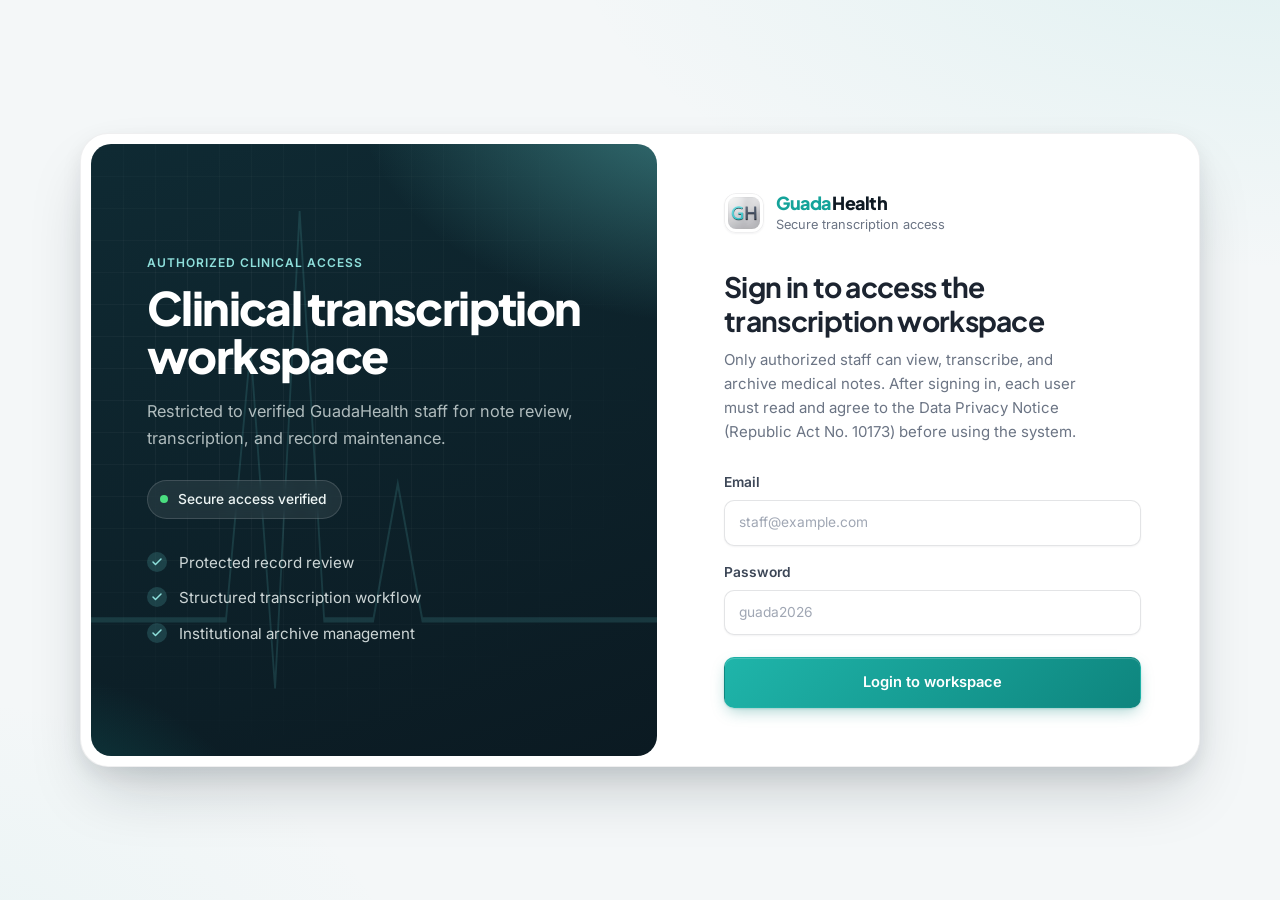
<file: index.html>
<!DOCTYPE html>
<html lang="en">
  <head>
    <meta charset="UTF-8" />
    <meta http-equiv="refresh" content="0; url=login.html" />
    <meta name="viewport" content="width=device-width, initial-scale=1.0" />
    <title>GuadaHealth Transcribe</title>
    <link rel="stylesheet" href="styles.css" />
  </head>
  <body>
    <p class="redirect-note">Redirecting to login...</p>
    <script>
      window.location.replace('login.html');
    </script>
  </body>
</html>
</file>
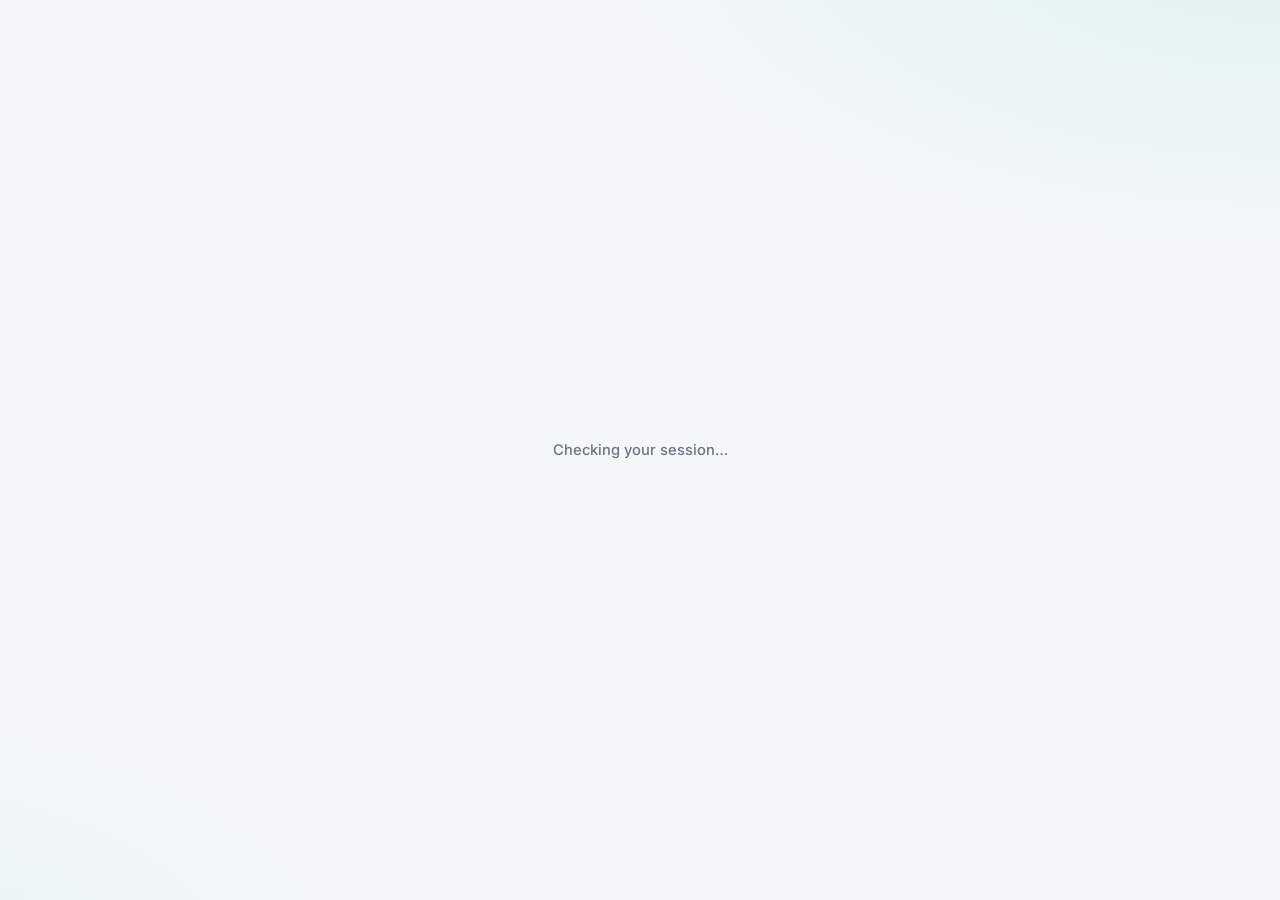
<file: dashboard.html>
<!DOCTYPE html>
<html lang="en">
  <head>
    <meta charset="UTF-8" />
    <meta name="viewport" content="width=device-width, initial-scale=1.0" />
    <title>GuadaHealth Dashboard</title>
    <link rel="preconnect" href="https://fonts.googleapis.com" />
    <link rel="preconnect" href="https://fonts.gstatic.com" crossorigin />
    <link
      href="https://fonts.googleapis.com/css2?family=Inter:wght@400;500;600;700&family=JetBrains+Mono:wght@400;500&family=Plus+Jakarta+Sans:wght@600;700;800&display=swap"
      rel="stylesheet"
    />
    <link rel="stylesheet" href="styles.css" />
  </head>
  <body class="auth-pending">
    <script>
      try {
        if (sessionStorage.getItem('gh-authed')) document.body.classList.remove('auth-pending');
      } catch {}
    </script>
    <div class="app-shell">
      <aside class="sidebar">
        <div class="brand">
          <img class="brand-icon" src="assets/guadahealth-logo.png" alt="GuadaHealth logo" />
          <div>
            <h2><span class="brand-guada">Guada</span><span class="brand-health">Health</span></h2>
            <p>Clinical note workspace</p>
          </div>
        </div>

        <nav class="nav-links nav-links-vertical" aria-label="Primary">
          <a class="nav-btn active" href="dashboard.html" aria-current="page"><svg class="nav-icon" viewBox="0 0 24 24" fill="none" stroke="currentColor" stroke-width="2" stroke-linecap="round" stroke-linejoin="round" aria-hidden="true"><rect x="3" y="3" width="7" height="9" rx="1.5"/><rect x="14" y="3" width="7" height="5" rx="1.5"/><rect x="14" y="12" width="7" height="9" rx="1.5"/><rect x="3" y="16" width="7" height="5" rx="1.5"/></svg>Dashboard</a>
          <a class="nav-btn" href="transcript.html"><svg class="nav-icon" viewBox="0 0 24 24" fill="none" stroke="currentColor" stroke-width="2" stroke-linecap="round" stroke-linejoin="round" aria-hidden="true"><path d="M14 3H7a2 2 0 0 0-2 2v14a2 2 0 0 0 2 2h10a2 2 0 0 0 2-2V8z"/><path d="M14 3v5h5M9 13h6M9 17h4"/></svg>Transcribe</a>
          <a class="nav-btn" href="records.html"><svg class="nav-icon" viewBox="0 0 24 24" fill="none" stroke="currentColor" stroke-width="2" stroke-linecap="round" stroke-linejoin="round" aria-hidden="true"><rect x="3" y="4" width="18" height="5" rx="1.5"/><path d="M5 9v9a2 2 0 0 0 2 2h10a2 2 0 0 0 2-2V9M10 13h4"/></svg>Records</a>
          <a class="nav-btn" href="medicines.html"><svg class="nav-icon" viewBox="0 0 24 24" fill="none" stroke="currentColor" stroke-width="2" stroke-linecap="round" stroke-linejoin="round" aria-hidden="true"><rect x="3" y="9" width="18" height="6" rx="3" transform="rotate(-45 12 12)"/><path d="M8.5 8.5l7 7"/></svg>Medicine Library</a>
        </nav>

        <div class="sidebar-card">
          <button id="logout-btn" class="ghost-btn" type="button"><svg class="nav-icon" viewBox="0 0 24 24" fill="none" stroke="currentColor" stroke-width="2" stroke-linecap="round" stroke-linejoin="round" aria-hidden="true"><path d="M9 21H5a2 2 0 0 1-2-2V5a2 2 0 0 1 2-2h4M16 17l5-5-5-5M21 12H9"/></svg>Sign out</button>
        </div>
      </aside>

      <div class="main-panel">
        <header class="topbar">
          <div>
            <p class="eyebrow">GuadaHealth Institution</p>
          </div>
          <div class="topbar-actions">
            <div id="auth-status" class="status-pill">Not signed in</div>
          </div>
        </header>

        <main class="content">
          <section class="hero-card">
            <div>
              <p class="eyebrow">Today’s workflow</p>
              <h2 id="welcome-title">Welcome to the transcription workspace</h2>
              <p id="welcome-copy">
                Upload handwritten prescriptions, review the extracted fields, and verify them for export.
              </p>
            </div>
            <div class="hero-metrics">
              <div class="metric-card">
                <span id="stat-pending">0</span>
                <small>pending review</small>
              </div>
              <div class="metric-card">
                <span id="stat-verified">0</span>
                <small>verified</small>
              </div>
              <div class="metric-card">
                <span id="stat-today">0</span>
                <small>saved today</small>
              </div>
            </div>
          </section>

          <div class="grid-2">
            <div class="card">
              <div class="card-header">
                <h3>Needs review</h3>
                <p>Oldest prescriptions still waiting for verification.</p>
              </div>
              <ul id="needs-review-list" class="review-list">
                <li class="review-list-empty">Loading...</li>
              </ul>
              <a class="review-list-all" href="records.html?status=pending">View all pending</a>
            </div>

            <div class="card">
              <div class="card-header">
                <h3>Workflow</h3>
                <p>Every prescription is checked by staff before it can be exported.</p>
              </div>
              <ol class="timeline">
                <li>Upload a prescription image.</li>
                <li>Generate the transcription.</li>
                <li>Review the extracted medicines and dosage against the image.</li>
                <li>Verify the record.</li>
                <li>Export verified records to Excel or CSV.</li>
              </ol>
            </div>
          </div>
        </main>
      </div>
    </div>

    <div id="toast" class="toast" aria-live="polite"></div>
    <script>
      window.setTimeout(() => {
        if (document.body.classList.contains('auth-pending')) {
          window.location.replace('login.html');
        }
      }, 10000);
    </script>
    <script type="module" src="js/pages/dashboard-page.js"></script>
  </body>
</html>
</file>
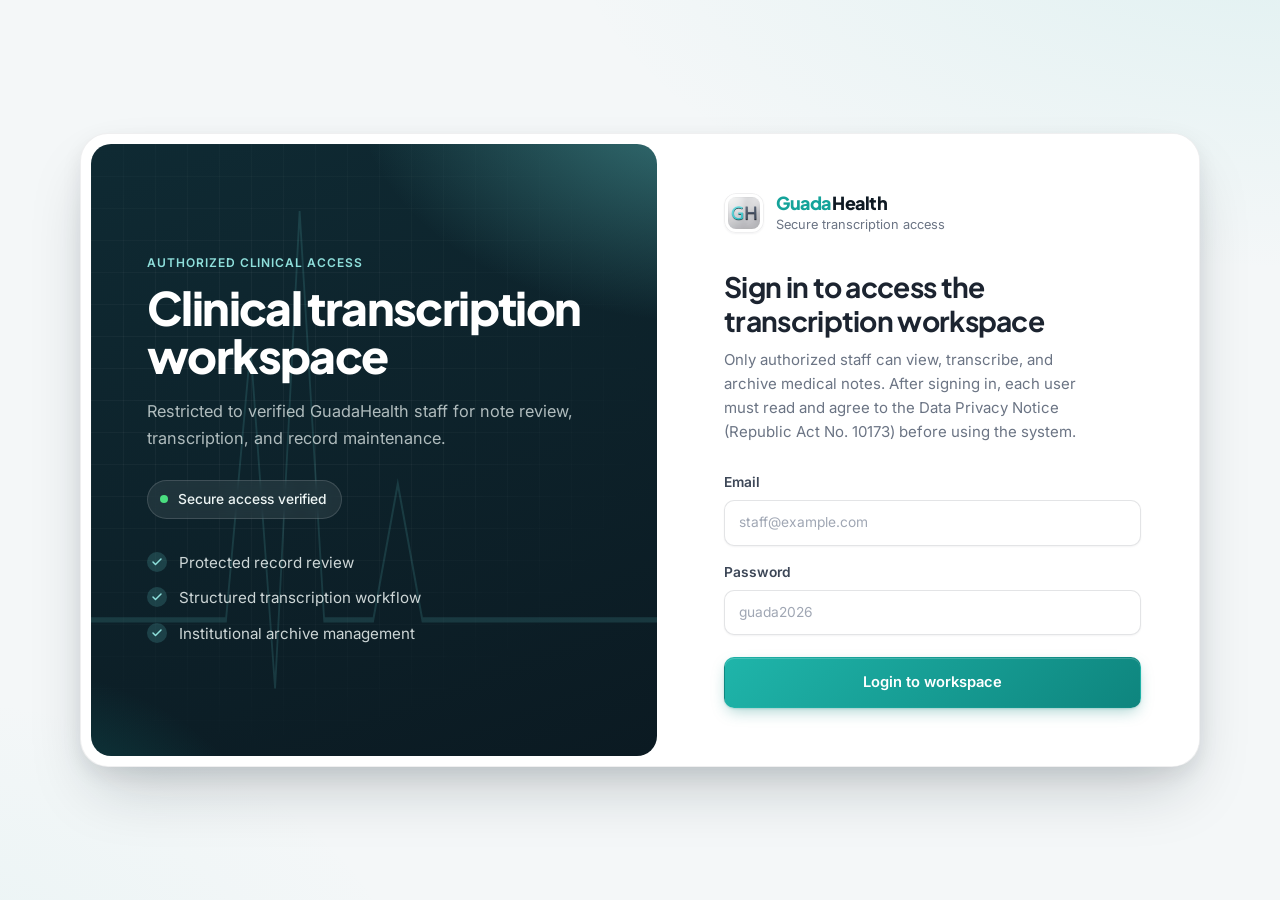
<file: login.html>
<!DOCTYPE html>
<html lang="en">
  <head>
    <meta charset="UTF-8" />
    <meta name="viewport" content="width=device-width, initial-scale=1.0" />
    <title>GuadaHealth Login</title>
    <link rel="preconnect" href="https://fonts.googleapis.com" />
    <link rel="preconnect" href="https://fonts.gstatic.com" crossorigin />
    <link
      href="https://fonts.googleapis.com/css2?family=Inter:wght@400;500;600;700&family=JetBrains+Mono:wght@400;500&family=Plus+Jakarta+Sans:wght@600;700;800&display=swap"
      rel="stylesheet"
    />
    <link rel="stylesheet" href="styles.css" />
  </head>
  <body>
    <div class="auth-screen">
      <div class="landing-layout">
        <section class="hero-panel">
          <div class="eyebrow">Authorized clinical access</div>
          <h1>Clinical transcription workspace</h1>
          <p class="hero-copy">
            Restricted to verified GuadaHealth staff for note review, transcription, and record maintenance.
          </p>

          <div class="portal-status">
            <span class="status-dot"></span>
            Secure access verified
          </div>

          <ul class="portal-list">
            <li>Protected record review</li>
            <li>Structured transcription workflow</li>
            <li>Institutional archive management</li>
          </ul>
        </section>

        <div class="auth-card">
          <div class="brand">
            <img class="brand-icon" src="assets/guadahealth-logo.png" alt="GuadaHealth logo" />
            <div>
              <h2><span class="brand-guada">Guada</span><span class="brand-health">Health</span></h2>
              <p>Secure transcription access</p>
            </div>
          </div>
          <h2 class="signin-title">Sign in to access the transcription workspace</h2>
          <p class="auth-copy">Only authorized staff can view, transcribe, and archive medical notes. After signing in, each user must read and agree to the Data Privacy Notice (Republic Act No. 10173) before using the system.</p>
          <form id="login-form" class="stacked-form">
            <label>
              Email
              <input id="username" name="username" type="email" placeholder="staff@example.com" required />
            </label>
            <label>
              Password
              <input id="password" name="password" type="password" placeholder="guada2026" required />
            </label>
            <button type="submit">Login to workspace</button>
          </form>
        </div>
      </div>
    </div>

    <div id="toast" class="toast" aria-live="polite"></div>
    <script type="module" src="js/pages/login-page.js"></script>
  </body>
</html>
</file>
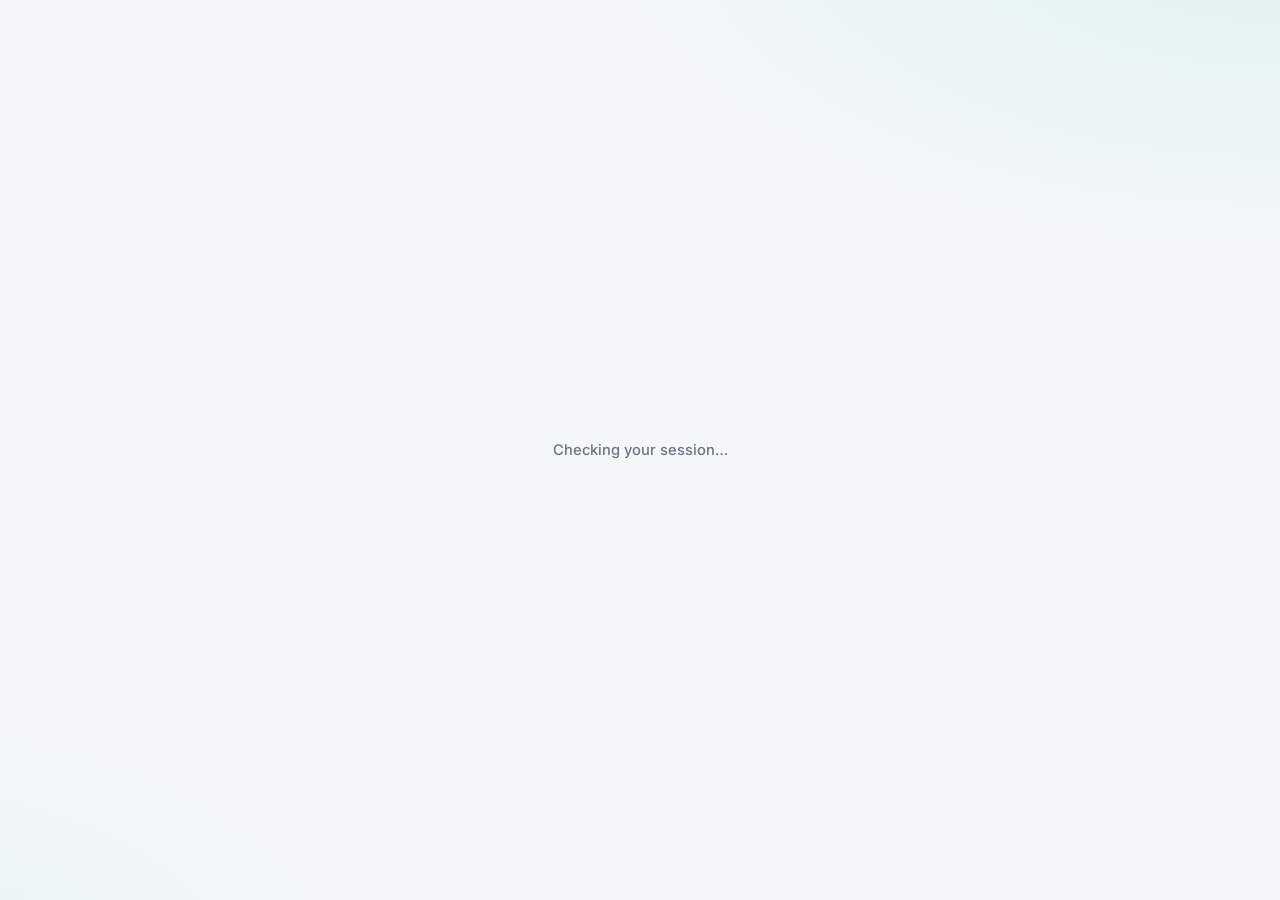
<file: medicines.html>
<!DOCTYPE html>
<html lang="en">
  <head>
    <meta charset="UTF-8" />
    <meta name="viewport" content="width=device-width, initial-scale=1.0" />
    <title>GuadaHealth Medicine Library</title>
    <link rel="preconnect" href="https://fonts.googleapis.com" />
    <link rel="preconnect" href="https://fonts.gstatic.com" crossorigin />
    <link
      href="https://fonts.googleapis.com/css2?family=Inter:wght@400;500;600;700&family=JetBrains+Mono:wght@400;500&family=Plus+Jakarta+Sans:wght@600;700;800&display=swap"
      rel="stylesheet"
    />
    <link rel="stylesheet" href="styles.css" />
  </head>
  <body class="auth-pending">
    <script>
      try {
        if (sessionStorage.getItem('gh-authed')) document.body.classList.remove('auth-pending');
      } catch {}
    </script>
    <div class="app-shell">
      <aside class="sidebar">
        <div class="brand">
          <img class="brand-icon" src="assets/guadahealth-logo.png" alt="GuadaHealth logo" />
          <div>
            <h2><span class="brand-guada">Guada</span><span class="brand-health">Health</span></h2>
            <p>Clinical note workspace</p>
          </div>
        </div>

        <nav class="nav-links nav-links-vertical" aria-label="Primary">
          <a class="nav-btn" href="dashboard.html"><svg class="nav-icon" viewBox="0 0 24 24" fill="none" stroke="currentColor" stroke-width="2" stroke-linecap="round" stroke-linejoin="round" aria-hidden="true"><rect x="3" y="3" width="7" height="9" rx="1.5"/><rect x="14" y="3" width="7" height="5" rx="1.5"/><rect x="14" y="12" width="7" height="9" rx="1.5"/><rect x="3" y="16" width="7" height="5" rx="1.5"/></svg>Dashboard</a>
          <a class="nav-btn" href="transcript.html"><svg class="nav-icon" viewBox="0 0 24 24" fill="none" stroke="currentColor" stroke-width="2" stroke-linecap="round" stroke-linejoin="round" aria-hidden="true"><path d="M14 3H7a2 2 0 0 0-2 2v14a2 2 0 0 0 2 2h10a2 2 0 0 0 2-2V8z"/><path d="M14 3v5h5M9 13h6M9 17h4"/></svg>Transcribe</a>
          <a class="nav-btn" href="records.html"><svg class="nav-icon" viewBox="0 0 24 24" fill="none" stroke="currentColor" stroke-width="2" stroke-linecap="round" stroke-linejoin="round" aria-hidden="true"><rect x="3" y="4" width="18" height="5" rx="1.5"/><path d="M5 9v9a2 2 0 0 0 2 2h10a2 2 0 0 0 2-2V9M10 13h4"/></svg>Records</a>
          <a class="nav-btn active" href="medicines.html" aria-current="page"><svg class="nav-icon" viewBox="0 0 24 24" fill="none" stroke="currentColor" stroke-width="2" stroke-linecap="round" stroke-linejoin="round" aria-hidden="true"><rect x="3" y="9" width="18" height="6" rx="3" transform="rotate(-45 12 12)"/><path d="M8.5 8.5l7 7"/></svg>Medicine Library</a>
        </nav>

        <div class="sidebar-card">
          <button id="logout-btn" class="ghost-btn" type="button"><svg class="nav-icon" viewBox="0 0 24 24" fill="none" stroke="currentColor" stroke-width="2" stroke-linecap="round" stroke-linejoin="round" aria-hidden="true"><path d="M9 21H5a2 2 0 0 1-2-2V5a2 2 0 0 1 2-2h4M16 17l5-5-5-5M21 12H9"/></svg>Sign out</button>
        </div>
      </aside>

      <div class="main-panel">
        <header class="topbar">
          <div>
            <p class="eyebrow">GuadaHealth Institution</p>
          </div>
          <div class="topbar-actions">
            <div id="auth-status" class="status-pill">Checking session...</div>
          </div>
        </header>

        <main class="content">
          <section class="card">
            <div class="card-header">
              <h2>Medicine library</h2>
              <p>
                The medicine names used to check and correct medicine names read from prescriptions.
                <span id="medicine-count"></span>
              </p>
            </div>
            <div class="toolbar">
              <input id="medicine-search" type="search" placeholder="Search by medicine, brand, or generic name..." />
              <select id="medicine-source-filter" aria-label="Filter by source">
                <option value="all">All sources</option>
                <option value="pnf">PNF Essential Medicines List</option>
                <option value="brand">Brand names</option>
                <option value="other">Other common medicines</option>
              </select>
            </div>
            <div class="table-wrap">
              <table class="medicine-table">
                <thead>
                  <tr>
                    <th>Medicine</th>
                    <th>Type</th>
                    <th>Generic name</th>
                    <th>Source</th>
                  </tr>
                </thead>
                <tbody id="medicine-table-body">
                  <tr class="loading-row">
                    <td colspan="4"><span class="loading-spinner" aria-hidden="true"></span>Loading medicines...</td>
                  </tr>
                </tbody>
              </table>
            </div>
            <nav id="medicine-pager" class="pager" aria-label="Medicine library pages" hidden></nav>
            <p class="medicine-sources">
              Sources: Department of Health, Philippine National Formulary (PNF) Essential Medicines List, 8th edition
              (as of November 2, 2022); "Selected Common OTC and Rx Drugs", Health Science: Pharmacy Services Work
              Immersion, Centro Escolar Integrated School.
            </p>
          </section>
        </main>
      </div>
    </div>

    <div id="toast" class="toast" aria-live="polite"></div>
    <script>
      window.setTimeout(() => {
        if (document.body.classList.contains('auth-pending')) {
          window.location.replace('login.html');
        }
      }, 10000);
    </script>
    <script type="module" src="js/pages/medicines-page.js"></script>
  </body>
</html>
</file>
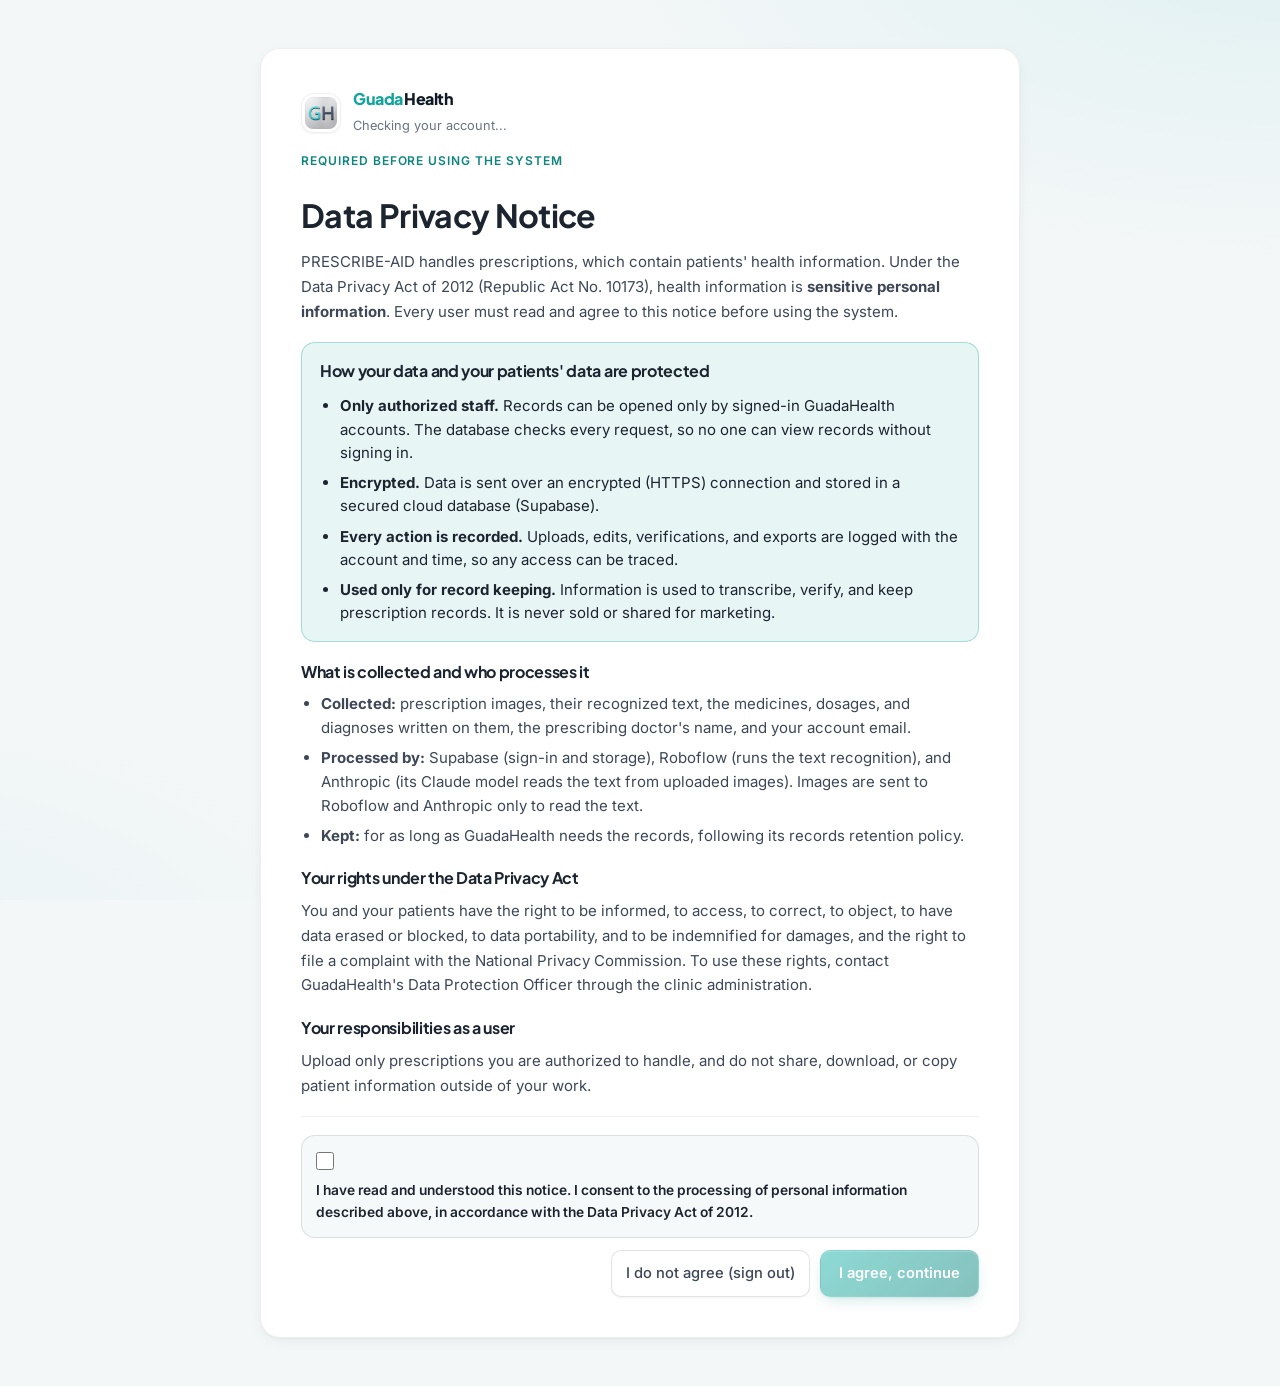
<file: privacy.html>
<!DOCTYPE html>
<html lang="en">
  <head>
    <meta charset="UTF-8" />
    <meta name="viewport" content="width=device-width, initial-scale=1.0" />
    <title>GuadaHealth Data Privacy Notice</title>
    <link rel="preconnect" href="https://fonts.googleapis.com" />
    <link rel="preconnect" href="https://fonts.gstatic.com" crossorigin />
    <link
      href="https://fonts.googleapis.com/css2?family=Inter:wght@400;500;600;700&family=JetBrains+Mono:wght@400;500&family=Plus+Jakarta+Sans:wght@600;700;800&display=swap"
      rel="stylesheet"
    />
    <link rel="stylesheet" href="styles.css" />
  </head>
  <body class="auth-pending">
    <main class="privacy-page">
      <article class="privacy-card" aria-labelledby="privacy-title">
        <header class="privacy-card-header">
          <div class="brand">
            <img class="brand-icon" src="assets/guadahealth-logo.png" alt="GuadaHealth logo" />
            <div>
              <h2><span class="brand-guada">Guada</span><span class="brand-health">Health</span></h2>
              <p id="privacy-signed-in">Checking your account...</p>
            </div>
          </div>
          <p class="eyebrow">Required before using the system</p>
          <h1 id="privacy-title">Data Privacy Notice</h1>
          <p class="privacy-lead">
            PRESCRIBE-AID handles prescriptions, which contain patients' health information. Under the Data Privacy
            Act of 2012 (Republic Act No. 10173), health information is <strong>sensitive personal information</strong>.
            Every user must read and agree to this notice before using the system.
          </p>
        </header>

        <section class="privacy-assurance">
          <h2>How your data and your patients' data are protected</h2>
          <ul>
            <li><b>Only authorized staff.</b> Records can be opened only by signed-in GuadaHealth accounts. The database checks every request, so no one can view records without signing in.</li>
            <li><b>Encrypted.</b> Data is sent over an encrypted (HTTPS) connection and stored in a secured cloud database (Supabase).</li>
            <li><b>Every action is recorded.</b> Uploads, edits, verifications, and exports are logged with the account and time, so any access can be traced.</li>
            <li><b>Used only for record keeping.</b> Information is used to transcribe, verify, and keep prescription records. It is never sold or shared for marketing.</li>
          </ul>
        </section>

        <section class="privacy-section">
          <h2>What is collected and who processes it</h2>
          <ul>
            <li><b>Collected:</b> prescription images, their recognized text, the medicines, dosages, and diagnoses written on them, the prescribing doctor's name, and your account email.</li>
            <li><b>Processed by:</b> Supabase (sign-in and storage), Roboflow (runs the text recognition), and Anthropic (its Claude model reads the text from uploaded images). Images are sent to Roboflow and Anthropic only to read the text.</li>
            <li><b>Kept:</b> for as long as GuadaHealth needs the records, following its records retention policy.</li>
          </ul>
        </section>

        <section class="privacy-section">
          <h2>Your rights under the Data Privacy Act</h2>
          <p>
            You and your patients have the right to be informed, to access, to correct, to object, to have data erased
            or blocked, to data portability, and to be indemnified for damages, and the right to file a complaint with
            the National Privacy Commission. To use these rights, contact <span id="privacy-dpo-contact">GuadaHealth's
            Data Protection Officer through the clinic administration</span>.
          </p>
        </section>

        <section class="privacy-section">
          <h2>Your responsibilities as a user</h2>
          <p>
            Upload only prescriptions you are authorized to handle, and do not share, download, or copy patient
            information outside of your work.
          </p>
        </section>

        <form id="privacy-form" class="privacy-agreement">
          <label class="privacy-consent-check">
            <input id="privacy-consent-checkbox" type="checkbox" required />
            <span>I have read and understood this notice. I consent to the processing of personal information described above, in accordance with the Data Privacy Act of 2012.</span>
          </label>
          <p id="privacy-declined" class="privacy-consent-declined" role="alert" hidden>
            You cannot use PRESCRIBE-AID without agreeing. You have been signed out.
          </p>
          <div class="privacy-actions">
            <button id="privacy-decline" class="ghost-btn" type="button">I do not agree (sign out)</button>
            <button id="privacy-accept" type="submit" disabled>I agree, continue</button>
          </div>
        </form>
      </article>
    </main>

    <div id="toast" class="toast" aria-live="polite"></div>
    <script>
      window.setTimeout(() => {
        if (document.body.classList.contains('auth-pending')) {
          window.location.replace('login.html');
        }
      }, 10000);
    </script>
    <script type="module" src="js/pages/privacy-page.js"></script>
  </body>
</html>
</file>
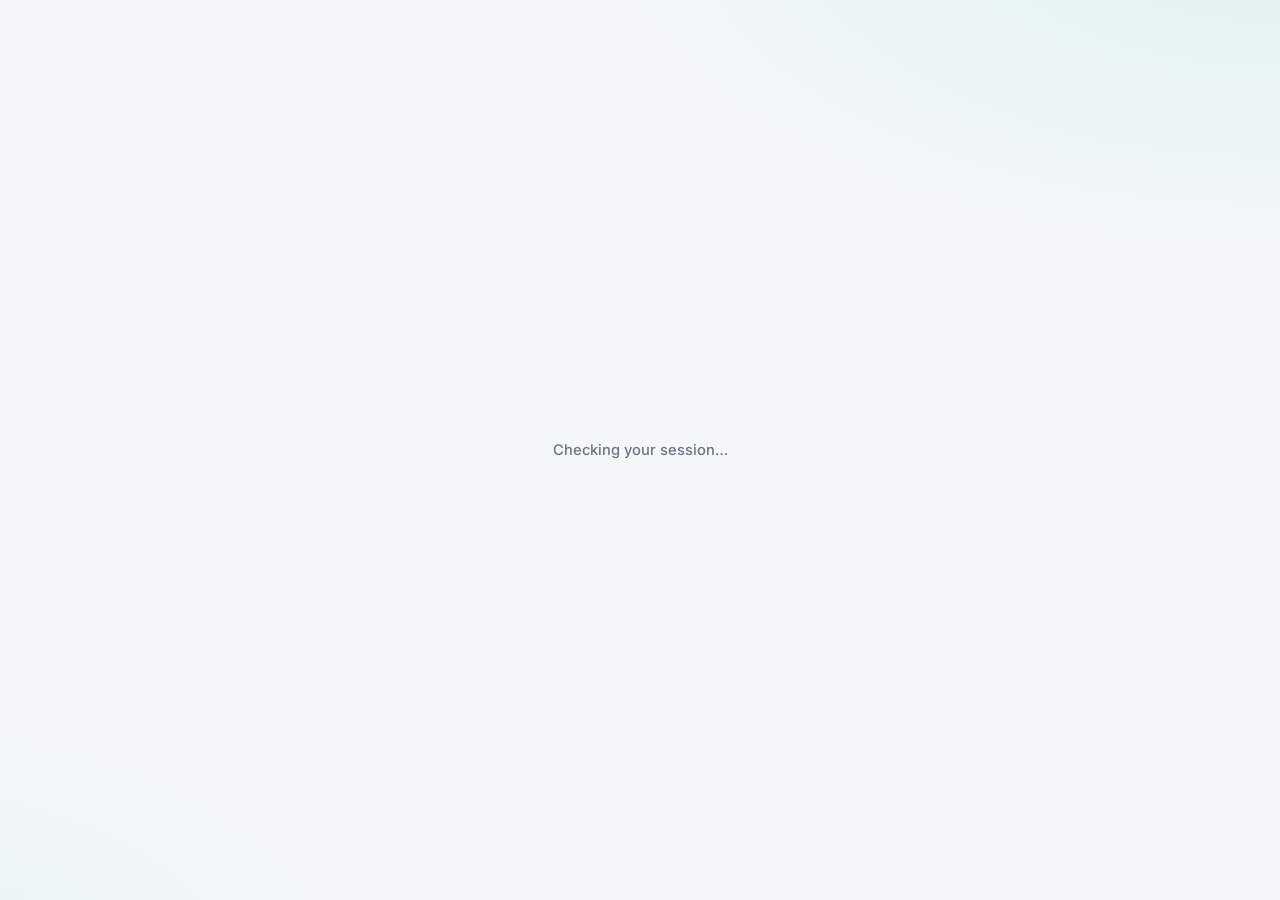
<file: records.html>
<!DOCTYPE html>
<html lang="en">
  <head>
    <meta charset="UTF-8" />
    <meta name="viewport" content="width=device-width, initial-scale=1.0" />
    <title>GuadaHealth Records</title>
    <link rel="preconnect" href="https://fonts.googleapis.com" />
    <link rel="preconnect" href="https://fonts.gstatic.com" crossorigin />
    <link
      href="https://fonts.googleapis.com/css2?family=Inter:wght@400;500;600;700&family=JetBrains+Mono:wght@400;500&family=Plus+Jakarta+Sans:wght@600;700;800&display=swap"
      rel="stylesheet"
    />
    <link rel="stylesheet" href="styles.css" />
  </head>
  <body class="auth-pending">
    <script>
      try {
        if (sessionStorage.getItem('gh-authed')) document.body.classList.remove('auth-pending');
      } catch {}
    </script>
    <div class="app-shell">
      <aside class="sidebar">
        <div class="brand">
          <img class="brand-icon" src="assets/guadahealth-logo.png" alt="GuadaHealth logo" />
          <div>
            <h2><span class="brand-guada">Guada</span><span class="brand-health">Health</span></h2>
            <p>Clinical note workspace</p>
          </div>
        </div>

        <nav class="nav-links nav-links-vertical" aria-label="Primary">
          <a class="nav-btn" href="dashboard.html"><svg class="nav-icon" viewBox="0 0 24 24" fill="none" stroke="currentColor" stroke-width="2" stroke-linecap="round" stroke-linejoin="round" aria-hidden="true"><rect x="3" y="3" width="7" height="9" rx="1.5"/><rect x="14" y="3" width="7" height="5" rx="1.5"/><rect x="14" y="12" width="7" height="9" rx="1.5"/><rect x="3" y="16" width="7" height="5" rx="1.5"/></svg>Dashboard</a>
          <a class="nav-btn" href="transcript.html"><svg class="nav-icon" viewBox="0 0 24 24" fill="none" stroke="currentColor" stroke-width="2" stroke-linecap="round" stroke-linejoin="round" aria-hidden="true"><path d="M14 3H7a2 2 0 0 0-2 2v14a2 2 0 0 0 2 2h10a2 2 0 0 0 2-2V8z"/><path d="M14 3v5h5M9 13h6M9 17h4"/></svg>Transcribe</a>
          <a class="nav-btn active" href="records.html" aria-current="page"><svg class="nav-icon" viewBox="0 0 24 24" fill="none" stroke="currentColor" stroke-width="2" stroke-linecap="round" stroke-linejoin="round" aria-hidden="true"><rect x="3" y="4" width="18" height="5" rx="1.5"/><path d="M5 9v9a2 2 0 0 0 2 2h10a2 2 0 0 0 2-2V9M10 13h4"/></svg>Records</a>
          <a class="nav-btn" href="medicines.html"><svg class="nav-icon" viewBox="0 0 24 24" fill="none" stroke="currentColor" stroke-width="2" stroke-linecap="round" stroke-linejoin="round" aria-hidden="true"><rect x="3" y="9" width="18" height="6" rx="3" transform="rotate(-45 12 12)"/><path d="M8.5 8.5l7 7"/></svg>Medicine Library</a>
        </nav>

        <div class="sidebar-card">
          <button id="logout-btn" class="ghost-btn" type="button"><svg class="nav-icon" viewBox="0 0 24 24" fill="none" stroke="currentColor" stroke-width="2" stroke-linecap="round" stroke-linejoin="round" aria-hidden="true"><path d="M9 21H5a2 2 0 0 1-2-2V5a2 2 0 0 1 2-2h4M16 17l5-5-5-5M21 12H9"/></svg>Sign out</button>
        </div>
      </aside>

      <div class="main-panel">
        <header class="topbar">
          <div>
            <p class="eyebrow">GuadaHealth Institution</p>
          </div>
          <div class="topbar-actions">
            <div id="auth-status" class="status-pill">Checking session...</div>
          </div>
        </header>

        <main class="content">
          <section class="card">
            <div class="card-header">
              <h2>Saved note records</h2>
              <p>Review, search, and update transcribed entries stored for the institution.</p>
            </div>
            <div class="toolbar">
              <input id="search-input" type="search" placeholder="Search by doctor..." />
              <select id="status-filter" aria-label="Filter by status">
                <option value="all">All statuses</option>
                <option value="Pending review">Pending review</option>
                <option value="Reviewed">Reviewed</option>
              </select>
              <button id="export-records-button" type="button" class="secondary-btn">Export verified (Excel)</button>
              <button id="export-csv-button" type="button" class="ghost-btn">Plain CSV</button>
            </div>
            <div class="table-wrap">
              <table>
                <thead>
                  <tr>
                    <th>Doctor</th>
                    <th>Status</th>
                    <th>Saved</th>
                    <th>Action</th>
                  </tr>
                </thead>
                <tbody id="records-table-body">
                  <tr class="loading-row">
                    <td colspan="4"><span class="loading-spinner" aria-hidden="true"></span>Loading records...</td>
                  </tr>
                </tbody>
              </table>
            </div>
            <nav id="records-pager" class="pager" aria-label="Records pages" hidden></nav>
          </section>
        </main>
      </div>
    </div>

    <div id="toast" class="toast" aria-live="polite"></div>
    <div id="record-modal" class="modal hidden" aria-hidden="true">
      <div class="modal-backdrop" data-close-modal></div>
      <div class="modal-panel" role="dialog" aria-modal="true" aria-labelledby="record-modal-title">
        <div class="modal-header">
          <div>
            <p class="eyebrow">Saved record</p>
            <h2 id="record-modal-title">Edit transcription</h2>
          </div>
          <button id="record-modal-close" class="ghost-btn modal-close-btn" type="button" aria-label="Close editor">Close</button>
        </div>
        <div class="modal-meta">
          <div>
            <span class="modal-label">Prescribing doctor</span>
            <input id="record-modal-source" type="text" placeholder="N/A" />
          </div>
          <div>
            <span class="modal-label">Saved</span>
            <strong id="record-modal-saved-at"></strong>
          </div>
        </div>
        <div class="record-image-section">
          <span class="modal-label">Uploaded prescription <small class="image-enlarge-note">Click the image to view it full size.</small></span>
          <div class="record-image-preview">
            <span id="record-modal-image-placeholder">Image unavailable for this record.</span>
            <img id="record-modal-image" alt="Uploaded prescription" tabindex="0" role="button" title="View full size" hidden />
          </div>
        </div>
        <label class="modal-field">
          Transcription text
          <textarea id="record-modal-transcription" rows="8"></textarea>
        </label>
        <div class="extracted-fields">
          <div class="extracted-fields-header">
            <span class="modal-label">Extracted fields (check against the image)</span>
            <button id="record-modal-reextract" class="ghost-btn" type="button">Re-extract from text</button>
          </div>
          <label class="modal-field">
            Diagnosis / stated purpose
            <input id="record-modal-diagnosis" type="text" placeholder="Only if written on the prescription" />
          </label>
          <label class="no-medicine-option">
            <input id="record-modal-no-medicine" type="checkbox" />
            <span>No medicine on this prescription <small>(e.g. a medical certificate or laboratory request)</small></span>
          </label>
          <div id="record-modal-items-section">
            <table class="items-table">
              <thead>
                <tr><th>Medicine</th><th>Dosage / instructions</th><th></th></tr>
              </thead>
              <tbody id="record-modal-items"></tbody>
            </table>
            <button id="record-modal-add-item" class="ghost-btn" type="button">Add medicine</button>
          </div>
          <datalist id="medicine-library"></datalist>
        </div>
        <div class="modal-actions">
          <button id="record-modal-save" class="secondary-btn" type="button">Save draft</button>
          <button id="record-modal-verify" type="button">Verify &amp; save</button>
        </div>
      </div>
    </div>

    <script>
      window.setTimeout(() => {
        if (document.body.classList.contains('auth-pending')) {
          window.location.replace('login.html');
        }
      }, 10000);
    </script>
    <script type="module" src="js/pages/records-page.js"></script>
  </body>
</html>
</file>
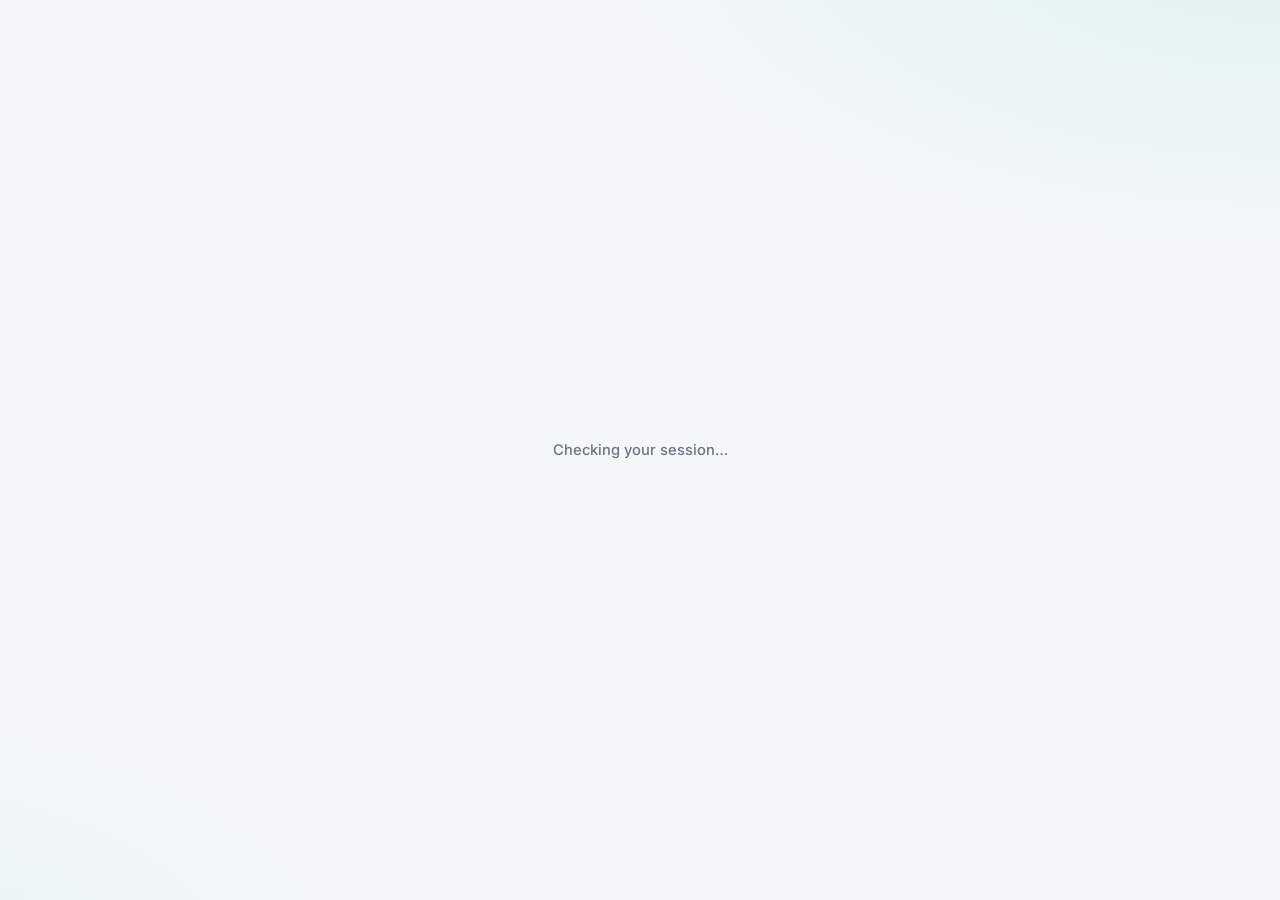
<file: transcript.html>
<!DOCTYPE html>
<html lang="en">
  <head>
    <meta charset="UTF-8" />
    <meta name="viewport" content="width=device-width, initial-scale=1.0" />
    <title>GuadaHealth Transcribe</title>
    <link rel="preconnect" href="https://fonts.googleapis.com" />
    <link rel="preconnect" href="https://fonts.gstatic.com" crossorigin />
    <link
      href="https://fonts.googleapis.com/css2?family=Inter:wght@400;500;600;700&family=JetBrains+Mono:wght@400;500&family=Plus+Jakarta+Sans:wght@600;700;800&display=swap"
      rel="stylesheet"
    />
    <link rel="stylesheet" href="styles.css" />
  </head>
  <body class="auth-pending">
    <script>
      try {
        if (sessionStorage.getItem('gh-authed')) document.body.classList.remove('auth-pending');
      } catch {}
    </script>
    <div class="app-shell">
      <aside class="sidebar">
        <div class="brand">
          <img class="brand-icon" src="assets/guadahealth-logo.png" alt="GuadaHealth logo" />
          <div>
            <h2><span class="brand-guada">Guada</span><span class="brand-health">Health</span></h2>
            <p>Clinical note workspace</p>
          </div>
        </div>

        <nav class="nav-links nav-links-vertical" aria-label="Primary">
          <a class="nav-btn" href="dashboard.html"><svg class="nav-icon" viewBox="0 0 24 24" fill="none" stroke="currentColor" stroke-width="2" stroke-linecap="round" stroke-linejoin="round" aria-hidden="true"><rect x="3" y="3" width="7" height="9" rx="1.5"/><rect x="14" y="3" width="7" height="5" rx="1.5"/><rect x="14" y="12" width="7" height="9" rx="1.5"/><rect x="3" y="16" width="7" height="5" rx="1.5"/></svg>Dashboard</a>
          <a class="nav-btn active" href="transcript.html" aria-current="page"><svg class="nav-icon" viewBox="0 0 24 24" fill="none" stroke="currentColor" stroke-width="2" stroke-linecap="round" stroke-linejoin="round" aria-hidden="true"><path d="M14 3H7a2 2 0 0 0-2 2v14a2 2 0 0 0 2 2h10a2 2 0 0 0 2-2V8z"/><path d="M14 3v5h5M9 13h6M9 17h4"/></svg>Transcribe</a>
          <a class="nav-btn" href="records.html"><svg class="nav-icon" viewBox="0 0 24 24" fill="none" stroke="currentColor" stroke-width="2" stroke-linecap="round" stroke-linejoin="round" aria-hidden="true"><rect x="3" y="4" width="18" height="5" rx="1.5"/><path d="M5 9v9a2 2 0 0 0 2 2h10a2 2 0 0 0 2-2V9M10 13h4"/></svg>Records</a>
          <a class="nav-btn" href="medicines.html"><svg class="nav-icon" viewBox="0 0 24 24" fill="none" stroke="currentColor" stroke-width="2" stroke-linecap="round" stroke-linejoin="round" aria-hidden="true"><rect x="3" y="9" width="18" height="6" rx="3" transform="rotate(-45 12 12)"/><path d="M8.5 8.5l7 7"/></svg>Medicine Library</a>
        </nav>

        <div class="sidebar-card">
          <button id="logout-btn" class="ghost-btn" type="button"><svg class="nav-icon" viewBox="0 0 24 24" fill="none" stroke="currentColor" stroke-width="2" stroke-linecap="round" stroke-linejoin="round" aria-hidden="true"><path d="M9 21H5a2 2 0 0 1-2-2V5a2 2 0 0 1 2-2h4M16 17l5-5-5-5M21 12H9"/></svg>Sign out</button>
        </div>
      </aside>

      <div class="main-panel">
        <header class="topbar">
          <div>
            <p class="eyebrow">GuadaHealth Institution</p>
          </div>
          <div class="topbar-actions">
            <div id="auth-status" class="status-pill">Not signed in</div>
          </div>
        </header>

        <main class="content">
          <section class="card">
            <div class="card-header">
              <h2>Upload and transcribe</h2>
              <p>Attach a scanned note, add context, and create a readable transcription.</p>
            </div>
            <form id="scanner-form" class="stacked-form">
              <div class="form-row">
                <label>
                  Document file
                  <input id="file-input" type="file" accept="image/*,.pdf" />
                </label>
                <label>
                  Prescribing doctor
                  <input id="source-input" type="text" placeholder="Example: Dr. Juan Santos" />
                </label>
              </div>
              <div id="file-preview" class="file-preview" aria-live="polite">
                <div id="file-preview-placeholder" class="file-preview-placeholder">
                  Image preview will appear here after upload.
                </div>
                <img id="file-preview-image" alt="Uploaded document preview" hidden />
              </div>
              <div class="scan-slot">
                <button id="scan-button" type="button" class="secondary-btn">Generate transcription preview</button>
                <div id="transcription-progress" class="transcription-progress" role="progressbar" aria-label="Transcription progress" aria-valuemin="0" aria-valuemax="100" aria-valuenow="0" hidden>
                  <div class="progress"></div>
                  <span id="transcription-progress-label" class="progress-label">Preparing document…</span>
                  <span id="transcription-progress-value" class="progress-value">0%</span>
                </div>
              </div>
              <textarea id="transcription-output" rows="10" placeholder="The transcription preview will appear here..."></textarea>
              <div class="button-row">
                <button id="save-button" type="submit">Save note</button>
                <button id="clear-button" type="button" class="ghost-btn">Clear form</button>
              </div>
            </form>
          </section>
        </main>
      </div>
    </div>

    <div id="toast" class="toast" aria-live="polite"></div>
    <script>
      window.setTimeout(() => {
        if (document.body.classList.contains('auth-pending')) {
          window.location.replace('login.html');
        }
      }, 10000);
    </script>
    <script type="module" src="js/pages/transcript-page.js"></script>
  </body>
</html>
</file>
<file: styles.css>
:root {
  color-scheme: light;

  /* Surfaces */
  --bg: #f4f7f8;
  --bg-2: #eaf4f3;
  --panel: #ffffff;
  --panel-alt: #f6f9f9;
  --panel-strong: #ffffff;

  /* Ink */
  --text: #1c2430;
  --text-2: #3d4757;
  --muted: #6b7484;
  --muted-2: #a0a7b4;

  /* Brand — aqua healthcare palette */
  --primary: #14a39a;
  --primary-strong: #0e857e;
  --primary-bright: #61c8c5;
  --primary-soft: rgba(20, 163, 154, 0.1);
  --primary-line: rgba(20, 163, 154, 0.32);
  --gradient-brand: linear-gradient(135deg, #1fb5aa 0%, #0e857e 100%);

  /* Status */
  --success: #15803d;
  --success-soft: rgba(21, 128, 61, 0.1);
  --warning: #b45309;
  --warning-soft: rgba(180, 83, 9, 0.1);
  --danger: #b91c1c;
  --danger-soft: rgba(185, 28, 28, 0.08);

  --brand-ink: #0f1a24;
  --border: rgba(28, 36, 48, 0.12);
  --border-soft: rgba(28, 36, 48, 0.07);

  --shadow-xs: 0 1px 2px rgba(15, 26, 36, 0.05);
  --shadow-soft: 0 1px 2px rgba(15, 26, 36, 0.04), 0 4px 16px -4px rgba(15, 26, 36, 0.08);
  --shadow-hover: 0 2px 4px rgba(15, 26, 36, 0.05), 0 12px 28px -8px rgba(15, 26, 36, 0.14);
  --shadow-strong: 0 8px 20px rgba(15, 26, 36, 0.08), 0 32px 64px -16px rgba(15, 26, 36, 0.22);
  --shadow-primary: 0 1px 2px rgba(14, 133, 126, 0.2), 0 6px 16px -4px rgba(14, 133, 126, 0.4);

  --font-display: "Plus Jakarta Sans", "Inter", "Segoe UI", sans-serif;
  --font-body: "Inter", "Segoe UI", system-ui, -apple-system, sans-serif;
  --font-mono: "JetBrains Mono", "SFMono-Regular", Consolas, monospace;

  --radius-sm: 10px;
  --radius-md: 14px;
  --radius-lg: 20px;

  --ease: cubic-bezier(0.2, 0.7, 0.2, 1);
}

* {
  box-sizing: border-box;
}

html {
  scroll-behavior: smooth;
}

@media (prefers-reduced-motion: reduce) {
  html {
    scroll-behavior: auto;
  }
  *,
  *::before,
  *::after {
    animation-duration: 0.001ms !important;
    transition-duration: 0.001ms !important;
  }
}

body {
  margin: 0;
  font-family: var(--font-body);
  font-size: 15px;
  background:
    radial-gradient(1200px 600px at 100% -10%, rgba(97, 200, 197, 0.14), transparent 60%),
    radial-gradient(900px 500px at -10% 110%, rgba(97, 200, 197, 0.08), transparent 60%),
    var(--bg);
  background-attachment: fixed;
  color: var(--text);
  line-height: 1.55;
  -webkit-font-smoothing: antialiased;
  -moz-osx-font-smoothing: grayscale;
}

body.auth-pending .app-shell,
body.auth-pending > .toast,
body.auth-pending > .modal {
  visibility: hidden;
}

body.auth-pending::before {
  content: "Checking your session…";
  position: fixed;
  inset: 0;
  display: grid;
  place-items: center;
  color: var(--muted);
  font-size: 0.92rem;
  font-weight: 500;
  animation: pulse-text 1.4s ease-in-out infinite;
}

body.privacy-consent-required {
  overflow: hidden;
}

body.privacy-consent-required > *:not(.privacy-consent-modal) {
  pointer-events: none;
}

@keyframes pulse-text {
  50% {
    opacity: 0.45;
  }
}

h1,
h2,
h3,
p {
  margin: 0;
}

h1,
h2,
h3 {
  font-family: var(--font-display);
  font-weight: 700;
  color: var(--text);
  letter-spacing: -0.02em;
}

a {
  color: inherit;
}

::selection {
  background: rgba(97, 200, 197, 0.3);
  color: var(--brand-ink);
}

:focus-visible {
  outline: 2px solid var(--primary);
  outline-offset: 2px;
}

button,
input,
select,
textarea {
  font: inherit;
  color: inherit;
}

button {
  cursor: pointer;
  transition: background-color 0.18s var(--ease), border-color 0.18s var(--ease), color 0.18s var(--ease),
    box-shadow 0.18s var(--ease), transform 0.18s var(--ease);
}

button:active:not(:disabled) {
  transform: translateY(1px);
}

.hidden {
  display: none !important;
}

.eyebrow {
  display: inline-flex;
  align-items: center;
  gap: 8px;
  font-size: 0.75rem;
  font-weight: 600;
  letter-spacing: 0.08em;
  text-transform: uppercase;
  color: var(--primary-strong);
  margin: 0 0 10px;
}

/* ============ Page transitions ============ */

/* Smooth cross-page navigation (Chromium/Safari); other browsers just load normally. */
@media (prefers-reduced-motion: no-preference) {
  @view-transition {
    navigation: auto;
  }
}

::view-transition-group(root) {
  animation-duration: 0.28s;
  animation-timing-function: var(--ease);
}

/* Sidebar stays put; only the highlighted nav item glides to its new spot. */
.sidebar {
  view-transition-name: sidebar;
}

::view-transition-old(sidebar) {
  display: none;
}

::view-transition-new(sidebar) {
  animation: none;
}

.nav-btn.active {
  view-transition-name: nav-active;
}

::view-transition-group(nav-active) {
  animation-duration: 0.38s;
  animation-timing-function: cubic-bezier(0.3, 1.3, 0.5, 1);
}

/* ============ Auth / landing ============ */

.auth-screen {
  min-height: 100vh;
  display: grid;
  place-items: center;
  padding: 28px;
}

.landing-layout {
  width: min(1120px, 100%);
  display: grid;
  grid-template-columns: 1.1fr 1fr;
  align-items: stretch;
  border-radius: 28px;
  overflow: hidden;
  background: var(--panel);
  box-shadow: var(--shadow-strong);
  border: 1px solid var(--border-soft);
  animation: rise-in 0.5s var(--ease) both;
}

@keyframes rise-in {
  from {
    opacity: 0;
    transform: translateY(12px);
  }
  to {
    opacity: 1;
    transform: none;
  }
}

.hero-panel {
  position: relative;
  margin: 10px;
  padding: clamp(32px, 5vw, 56px);
  border-radius: 20px;
  background:
    radial-gradient(600px 400px at 110% -10%, rgba(97, 200, 197, 0.55), transparent 60%),
    radial-gradient(500px 360px at -20% 120%, rgba(20, 163, 154, 0.45), transparent 60%),
    linear-gradient(160deg, #0f2a33 0%, #0b1a22 100%);
  color: #eef6f5;
  display: flex;
  flex-direction: column;
  justify-content: center;
  overflow: hidden;
}

/* ECG trace across the hero */
.hero-panel::before {
  content: "";
  position: absolute;
  inset: 0;
  background-image: url("data:image/svg+xml,%3Csvg xmlns='http://www.w3.org/2000/svg' viewBox='0 0 600 180' preserveAspectRatio='none'%3E%3Cpath d='M0 140 L110 140 L130 60 L150 160 L170 20 L190 140 L230 140 L250 100 L270 140 L600 140' fill='none' stroke='%2361c8c5' stroke-width='1.5' opacity='0.16'/%3E%3C/svg%3E");
  background-repeat: no-repeat;
  background-position: left 88%;
  background-size: 130% auto;
  pointer-events: none;
}

/* Subtle grid texture */
.hero-panel::after {
  content: "";
  position: absolute;
  inset: 0;
  background-image:
    linear-gradient(rgba(255, 255, 255, 0.04) 1px, transparent 1px),
    linear-gradient(90deg, rgba(255, 255, 255, 0.04) 1px, transparent 1px);
  background-size: 32px 32px;
  mask-image: radial-gradient(ellipse at 30% 40%, #000 20%, transparent 75%);
  -webkit-mask-image: radial-gradient(ellipse at 30% 40%, #000 20%, transparent 75%);
  pointer-events: none;
}

.hero-panel > * {
  position: relative;
  z-index: 1;
}

.hero-panel .eyebrow {
  color: #8fe0dc;
}

.hero-panel h1 {
  margin: 0 0 18px;
  font-size: clamp(2.3rem, 3.6vw, 3.25rem);
  line-height: 1.05;
  letter-spacing: -0.035em;
  max-width: 14ch;
  font-weight: 800;
  color: #ffffff;
}

.hero-copy {
  max-width: 44ch;
  color: rgba(238, 246, 245, 0.72);
  font-size: 1.02rem;
  line-height: 1.65;
  margin-bottom: 28px;
}

.portal-status {
  display: inline-flex;
  align-items: center;
  gap: 10px;
  padding: 8px 14px 8px 12px;
  background: rgba(255, 255, 255, 0.08);
  border: 1px solid rgba(255, 255, 255, 0.14);
  border-radius: 999px;
  color: #eef6f5;
  font-size: 0.86rem;
  font-weight: 500;
  width: fit-content;
  backdrop-filter: blur(8px);
  -webkit-backdrop-filter: blur(8px);
}

.status-dot {
  width: 8px;
  height: 8px;
  border-radius: 50%;
  background: #4ade80;
  box-shadow: 0 0 0 0 rgba(74, 222, 128, 0.6);
  flex: none;
  animation: ping 2s ease-out infinite;
}

@keyframes ping {
  0% {
    box-shadow: 0 0 0 0 rgba(74, 222, 128, 0.55);
  }
  80%,
  100% {
    box-shadow: 0 0 0 8px rgba(74, 222, 128, 0);
  }
}

.portal-list {
  list-style: none;
  padding: 0;
  margin: 32px 0 0;
  display: grid;
  gap: 12px;
  max-width: 420px;
}

.portal-list li {
  position: relative;
  padding-left: 32px;
  color: rgba(238, 246, 245, 0.85);
  font-size: 0.95rem;
}

.portal-list li::before {
  content: "";
  position: absolute;
  left: 0;
  top: 1px;
  width: 20px;
  height: 20px;
  border-radius: 50%;
  background: rgba(97, 200, 197, 0.2)
    url("data:image/svg+xml,%3Csvg xmlns='http://www.w3.org/2000/svg' viewBox='0 0 24 24' fill='none' stroke='%238fe0dc' stroke-width='3' stroke-linecap='round' stroke-linejoin='round'%3E%3Cpath d='M20 6 9 17l-5-5'/%3E%3C/svg%3E")
    center / 12px no-repeat;
}

.auth-card {
  width: 100%;
  background: var(--panel);
  padding: clamp(32px, 4.5vw, 60px);
  display: flex;
  flex-direction: column;
  justify-content: center;
}

.auth-card .brand {
  margin-bottom: 36px;
}

.signin-title {
  margin-bottom: 10px;
  font-size: clamp(1.5rem, 2.2vw, 1.85rem);
  line-height: 1.2;
  letter-spacing: -0.025em;
  font-weight: 700;
  max-width: 22ch;
}

.auth-copy,
.session-copy {
  color: var(--muted);
  line-height: 1.6;
}

.auth-copy {
  margin-bottom: 28px;
  max-width: 40ch;
}

.auth-card button[type="submit"] {
  margin-top: 6px;
  padding: 13px 18px;
}

/* ============ App shell ============ */

.app-shell {
  display: grid;
  grid-template-columns: 260px minmax(0, 1fr);
  height: 100vh;
  overflow: hidden;
}

.sidebar {
  position: fixed;
  inset: 12px auto 12px 12px;
  width: 236px;
  background: rgba(255, 255, 255, 0.78);
  backdrop-filter: blur(16px) saturate(1.4);
  -webkit-backdrop-filter: blur(16px) saturate(1.4);
  border: 1px solid var(--border-soft);
  border-radius: var(--radius-lg);
  box-shadow: var(--shadow-soft);
  color: var(--text);
  padding: 20px 14px 14px;
  display: flex;
  flex-direction: column;
  gap: 26px;
  overflow-y: auto;
  z-index: 10;
}

.brand {
  display: flex;
  align-items: center;
  gap: 12px;
}

.sidebar .brand {
  padding: 0 6px;
}

.brand-icon {
  width: 40px;
  height: 40px;
  border-radius: 12px;
  background: var(--panel);
  box-shadow: var(--shadow-xs), inset 0 0 0 1px var(--border-soft);
  padding: 4px;
  flex: none;
  object-fit: contain;
}

.brand h2 {
  display: flex;
  gap: 1px;
  margin: 0;
  font-size: 1.12rem;
  font-weight: 800;
  letter-spacing: -0.025em;
  line-height: 1.2;
}

.brand-guada {
  color: var(--primary);
}

.brand-health {
  color: var(--brand-ink);
}

.brand h2,
.brand p {
  margin: 0;
}

.brand p {
  color: var(--muted);
  font-size: 0.8rem;
  margin-top: 1px;
}

.nav-links {
  display: flex;
  gap: 4px;
}

.nav-links-vertical {
  flex-direction: column;
  flex: 1;
}

.nav-links-vertical::before {
  content: "Menu";
  padding: 0 12px 8px;
  font-size: 0.7rem;
  font-weight: 600;
  letter-spacing: 0.08em;
  text-transform: uppercase;
  color: var(--muted-2);
}

.nav-links-top {
  flex-wrap: wrap;
  margin-bottom: 18px;
}

.nav-btn,
.ghost-btn,
.secondary-btn {
  border: 1px solid transparent;
  border-radius: var(--radius-sm);
  padding: 10px 14px;
  background: transparent;
  color: var(--text);
  font-weight: 500;
  text-decoration: none;
  display: inline-flex;
  align-items: center;
  justify-content: center;
  gap: 8px;
  box-shadow: none;
}

.nav-btn {
  width: 100%;
  min-width: 0;
  justify-content: flex-start;
  gap: 11px;
  padding: 10px 12px;
  color: var(--text-2);
  font-size: 0.93rem;
  transition: background-color 0.18s var(--ease), color 0.18s var(--ease), transform 0.12s var(--ease);
}

.nav-icon {
  width: 18px;
  height: 18px;
  flex: none;
  color: var(--muted);
  transition: color 0.18s var(--ease);
}

.nav-btn:hover:not(.active) {
  background: rgba(28, 36, 48, 0.045);
  color: var(--text);
}

.nav-btn:hover .nav-icon {
  color: var(--text);
}

.nav-btn.active {
  background: var(--primary-soft);
  color: var(--primary-strong);
  font-weight: 600;
}

.nav-btn.active .nav-icon {
  color: var(--primary);
}

.nav-btn:active {
  transform: scale(0.97);
}

.nav-btn:hover .nav-icon,
.nav-btn:focus-visible .nav-icon {
  transform: translateX(1px) scale(1.08);
}

.nav-icon {
  transition: color 0.18s var(--ease), transform 0.2s var(--ease);
}

.sidebar-card,
.card,
.hero-card {
  background: var(--panel);
  border: 1px solid var(--border-soft);
  border-radius: var(--radius-lg);
  box-shadow: var(--shadow-soft);
}

.sidebar-card {
  padding: 6px;
  margin-top: auto;
  background: var(--panel-alt);
  box-shadow: none;
  border-radius: var(--radius-md);
}

.sidebar-card p {
  color: var(--muted);
  margin: 4px 0 10px;
  font-size: 0.86rem;
}

.sidebar .ghost-btn {
  width: 100%;
  justify-content: flex-start;
  background: transparent;
  border-color: transparent;
  color: var(--text-2);
  box-shadow: none;
  padding: 9px 10px;
}

.sidebar .ghost-btn:hover:not(:disabled) {
  background: var(--danger-soft);
  border-color: transparent;
  color: var(--danger);
}

.main-panel {
  grid-column: 2;
  min-width: 0;
  height: 100vh;
  overflow-y: auto;
  padding: clamp(20px, 2.6vw, 36px) clamp(20px, 3vw, 44px);
}

.main-panel > * {
  max-width: 1120px;
}

.topbar {
  display: flex;
  justify-content: space-between;
  align-items: center;
  gap: 16px;
  margin-bottom: 24px;
}

.topbar .eyebrow {
  margin: 0;
  color: var(--muted);
}

.status-pill {
  display: inline-flex;
  align-items: center;
  gap: 8px;
  padding: 7px 14px 7px 12px;
  border-radius: 999px;
  background: var(--panel);
  color: var(--text-2);
  font-size: 0.84rem;
  font-weight: 500;
  border: 1px solid var(--border-soft);
  box-shadow: var(--shadow-xs);
}

.status-pill::before {
  content: "";
  width: 7px;
  height: 7px;
  border-radius: 50%;
  background: #22c55e;
  box-shadow: 0 0 0 3px rgba(34, 197, 94, 0.18);
  flex: none;
}

.content {
  display: grid;
  gap: 20px;
  animation: rise-in 0.4s var(--ease) both;
}

.view {
  display: none;
}

.view.active {
  display: block;
}

.hero-card {
  position: relative;
  padding: 30px 32px;
  display: flex;
  justify-content: space-between;
  align-items: center;
  gap: 28px;
  flex-wrap: wrap;
  overflow: hidden;
  background:
    radial-gradient(500px 260px at 100% 0%, rgba(97, 200, 197, 0.16), transparent 70%),
    var(--panel);
}

.hero-card h2 {
  font-size: clamp(1.5rem, 2vw, 1.9rem);
  line-height: 1.2;
  letter-spacing: -0.03em;
  font-weight: 800;
}

.hero-card p {
  color: var(--muted);
  margin-top: 8px;
  max-width: 56ch;
}

.hero-card p.eyebrow {
  color: var(--primary-strong);
  margin: 0 0 10px;
}

.hero-metrics {
  display: grid;
  grid-template-columns: repeat(3, minmax(110px, 1fr));
  gap: 10px;
}

.metric-card {
  position: relative;
  background: var(--panel);
  border: 1px solid var(--border-soft);
  border-radius: var(--radius-md);
  box-shadow: var(--shadow-xs);
  padding: 16px 18px 14px;
  display: flex;
  flex-direction: column;
  gap: 2px;
  overflow: hidden;
}

.metric-card::before {
  content: "";
  position: absolute;
  inset: 0 0 auto 0;
  height: 3px;
  background: var(--gradient-brand);
}

.metric-card:nth-child(2)::before {
  background: linear-gradient(90deg, #38bdf8, #0284c7);
}

.metric-card:nth-child(3)::before {
  background: linear-gradient(90deg, #a78bfa, #7c3aed);
}

.metric-card span {
  font-family: var(--font-display);
  font-size: 1.9rem;
  font-weight: 800;
  letter-spacing: -0.03em;
  line-height: 1.1;
  color: var(--text);
  font-variant-numeric: tabular-nums;
}

.metric-card small {
  color: var(--muted);
  font-weight: 500;
  font-size: 0.8rem;
}

.grid-2 {
  display: grid;
  grid-template-columns: repeat(2, minmax(0, 1fr));
  gap: 20px;
}

.card {
  padding: 26px 28px;
  transition: box-shadow 0.25s var(--ease);
}

.grid-2 .card {
  animation: rise-in 0.45s var(--ease) both;
}

.grid-2 .card:nth-child(2) {
  animation-delay: 0.08s;
}

.metric-card {
  animation: rise-in 0.45s var(--ease) both;
}

.metric-card:nth-child(1) {
  animation-delay: 0.1s;
}

.metric-card:nth-child(2) {
  animation-delay: 0.16s;
}

.metric-card:nth-child(3) {
  animation-delay: 0.22s;
}

.grid-2 .card:hover {
  box-shadow: var(--shadow-hover);
}

.card-header {
  margin-bottom: 20px;
}

.card-header h2 {
  font-size: 1.3rem;
  font-weight: 700;
}

.card-header h3 {
  font-size: 1.05rem;
  font-weight: 700;
}

.card-header p {
  color: var(--muted);
  margin-top: 6px;
  line-height: 1.55;
  font-size: 0.93rem;
}

.stacked-form {
  display: flex;
  flex-direction: column;
  gap: 16px;
}

.form-row {
  display: grid;
  grid-template-columns: repeat(2, minmax(0, 1fr));
  gap: 14px;
}

.file-preview {
  min-height: 240px;
  border: 1.5px dashed var(--primary-line);
  border-radius: var(--radius-md);
  background:
    radial-gradient(circle at 50% 40%, rgba(97, 200, 197, 0.08), transparent 70%),
    var(--panel-alt);
  padding: 16px;
  overflow: hidden;
  display: grid;
  place-items: center;
  transition: border-color 0.2s var(--ease), background-color 0.2s var(--ease);
}

.file-preview-placeholder {
  display: grid;
  justify-items: center;
  gap: 12px;
  color: var(--muted);
  font-weight: 500;
  text-align: center;
  font-size: 0.92rem;
}

.file-preview-placeholder::before {
  content: "";
  width: 48px;
  height: 48px;
  border-radius: 14px;
  background: var(--panel)
    url("data:image/svg+xml,%3Csvg xmlns='http://www.w3.org/2000/svg' viewBox='0 0 24 24' fill='none' stroke='%2314a39a' stroke-width='1.8' stroke-linecap='round' stroke-linejoin='round'%3E%3Crect x='3' y='3' width='18' height='18' rx='3'/%3E%3Ccircle cx='9' cy='9' r='2'/%3E%3Cpath d='m21 15-3.1-3.1a2 2 0 0 0-2.8 0L6 21'/%3E%3C/svg%3E")
    center / 24px no-repeat;
  box-shadow: var(--shadow-soft);
}

.file-preview img {
  width: 100%;
  height: 100%;
  max-height: 420px;
  object-fit: contain;
  border-radius: var(--radius-sm);
  background: #ffffff;
}

.file-preview img[hidden],
.file-preview-placeholder[hidden] {
  display: none;
}

.file-preview.has-image {
  padding: 10px;
  border-style: solid;
  border-color: var(--border-soft);
  background: var(--panel-alt);
}

label {
  display: flex;
  flex-direction: column;
  gap: 7px;
  color: var(--text-2);
  font-size: 0.86rem;
  font-weight: 600;
}

input,
select,
textarea,
button {
  border-radius: var(--radius-sm);
  border: 1px solid var(--border);
}

input,
select,
textarea {
  width: 100%;
  padding: 11px 14px;
  background: var(--panel);
  color: var(--text);
  font-weight: 400;
  border-color: var(--border);
  box-shadow: var(--shadow-xs);
  transition: border-color 0.18s var(--ease), box-shadow 0.18s var(--ease);
}

input:hover:not(:focus):not(:disabled),
select:hover:not(:focus):not(:disabled),
textarea:hover:not(:focus):not(:disabled) {
  border-color: rgba(28, 36, 48, 0.2);
}

input:focus,
select:focus,
textarea:focus {
  outline: none;
  border-color: var(--primary);
  box-shadow: 0 0 0 4px var(--primary-soft);
}

input::placeholder,
textarea::placeholder {
  color: var(--muted-2);
}

input:disabled,
textarea:disabled {
  background: var(--panel-alt);
  cursor: not-allowed;
}

textarea {
  line-height: 1.6;
  resize: vertical;
}

#transcription-output {
  min-height: 200px;
  font-family: var(--font-mono);
  font-size: 0.88rem;
}

input[type="search"] {
  padding-left: 40px;
  background: var(--panel)
    url("data:image/svg+xml,%3Csvg xmlns='http://www.w3.org/2000/svg' viewBox='0 0 24 24' fill='none' stroke='%236b7484' stroke-width='2' stroke-linecap='round' stroke-linejoin='round'%3E%3Ccircle cx='11' cy='11' r='7'/%3E%3Cpath d='m20 20-3.5-3.5'/%3E%3C/svg%3E")
    14px center / 17px no-repeat;
}

input[type="file"] {
  padding: 6px;
  color: var(--muted);
  font-size: 0.88rem;
}

input[type="file"]::file-selector-button {
  margin-right: 12px;
  padding: 7px 13px;
  border: 1px solid transparent;
  border-radius: 8px;
  background: var(--primary-soft);
  color: var(--primary-strong);
  font: inherit;
  font-weight: 600;
  cursor: pointer;
  transition: background-color 0.18s var(--ease);
}

input[type="file"]::file-selector-button:hover {
  background: rgba(20, 163, 154, 0.18);
}

button {
  display: inline-flex;
  align-items: center;
  justify-content: center;
  gap: 8px;
  padding: 11px 18px;
  background: var(--gradient-brand);
  color: #ffffff;
  font-weight: 600;
  font-size: 0.92rem;
  border: 1px solid transparent;
  box-shadow: var(--shadow-primary), inset 0 1px 0 rgba(255, 255, 255, 0.18);
}

button:hover:not(:disabled) {
  background: linear-gradient(135deg, #17a99f 0%, #0b746e 100%);
  box-shadow: 0 2px 4px rgba(14, 133, 126, 0.25), 0 10px 22px -6px rgba(14, 133, 126, 0.5),
    inset 0 1px 0 rgba(255, 255, 255, 0.18);
}

button:disabled {
  opacity: 0.5;
  cursor: not-allowed;
}

.secondary-btn {
  background: var(--primary-soft);
  color: var(--primary-strong);
  border-color: transparent;
  box-shadow: none;
}

.secondary-btn:hover:not(:disabled) {
  background: rgba(20, 163, 154, 0.16);
  color: var(--primary-strong);
  box-shadow: none;
}

#scan-button,
#export-records-button {
  background: var(--brand-ink);
  color: #ffffff;
  border-color: var(--brand-ink);
  box-shadow: 0 1px 2px rgba(15, 26, 36, 0.2), 0 6px 16px -6px rgba(15, 26, 36, 0.45),
    inset 0 1px 0 rgba(255, 255, 255, 0.1);
}

#scan-button:hover:not(:disabled),
#export-records-button:hover:not(:disabled) {
  background: #1f2c38;
  border-color: #1f2c38;
}

#scan-button::before {
  content: "";
  width: 16px;
  height: 16px;
  background: currentColor;
  -webkit-mask: url("data:image/svg+xml,%3Csvg xmlns='http://www.w3.org/2000/svg' viewBox='0 0 24 24' fill='none' stroke='%23000' stroke-width='2' stroke-linecap='round' stroke-linejoin='round'%3E%3Cpath d='M9.9 2.6 8.5 6.8a2 2 0 0 1-1.3 1.3L3 9.5l4.2 1.4a2 2 0 0 1 1.3 1.3l1.4 4.2 1.4-4.2a2 2 0 0 1 1.3-1.3l4.2-1.4-4.2-1.4a2 2 0 0 1-1.3-1.3z'/%3E%3Cpath d='M19 14v6M16 17h6'/%3E%3C/svg%3E")
    center / contain no-repeat;
  mask: url("data:image/svg+xml,%3Csvg xmlns='http://www.w3.org/2000/svg' viewBox='0 0 24 24' fill='none' stroke='%23000' stroke-width='2' stroke-linecap='round' stroke-linejoin='round'%3E%3Cpath d='M9.9 2.6 8.5 6.8a2 2 0 0 1-1.3 1.3L3 9.5l4.2 1.4a2 2 0 0 1 1.3 1.3l1.4 4.2 1.4-4.2a2 2 0 0 1 1.3-1.3l4.2-1.4-4.2-1.4a2 2 0 0 1-1.3-1.3z'/%3E%3Cpath d='M19 14v6M16 17h6'/%3E%3C/svg%3E")
    center / contain no-repeat;
}

#export-records-button::before {
  content: "";
  width: 16px;
  height: 16px;
  background: currentColor;
  -webkit-mask: url("data:image/svg+xml,%3Csvg xmlns='http://www.w3.org/2000/svg' viewBox='0 0 24 24' fill='none' stroke='%23000' stroke-width='2' stroke-linecap='round' stroke-linejoin='round'%3E%3Cpath d='M12 3v12M7 10l5 5 5-5M5 21h14'/%3E%3C/svg%3E")
    center / contain no-repeat;
  mask: url("data:image/svg+xml,%3Csvg xmlns='http://www.w3.org/2000/svg' viewBox='0 0 24 24' fill='none' stroke='%23000' stroke-width='2' stroke-linecap='round' stroke-linejoin='round'%3E%3Cpath d='M12 3v12M7 10l5 5 5-5M5 21h14'/%3E%3C/svg%3E")
    center / contain no-repeat;
}

/* The scan button and its progress bar share one slot; the bar replaces the button while running. */
.scan-slot {
  display: grid;
}

.scan-slot > * {
  grid-area: 1 / 1;
}

.scan-slot:has(.transcription-progress:not([hidden])) #scan-button {
  visibility: hidden;
}

.transcription-progress {
  position: relative;
  display: flex;
  align-items: center;
  justify-content: space-between;
  gap: 12px;
  min-height: 100%;
  padding: 0 18px;
  overflow: hidden;
  border-radius: var(--radius-sm);
  background: var(--brand-ink);
  color: #ffffff;
  font-size: 0.9rem;
  font-weight: 600;
  box-shadow: 0 1px 2px rgba(15, 26, 36, 0.2), 0 6px 16px -6px rgba(15, 26, 36, 0.45);
  animation: slot-pop 0.32s cubic-bezier(0.3, 1.4, 0.5, 1) both;
}

.transcription-progress[hidden] {
  display: none;
}

@keyframes slot-pop {
  from {
    opacity: 0;
    transform: scale(0.96);
  }
}

/* Fill sweeps behind the text */
.progress {
  position: absolute;
  inset: 0 auto 0 0;
  width: 0;
  background: var(--gradient-brand);
  overflow: hidden;
  transition: width 0.35s var(--ease);
}

/* Moving sheen while work is in flight */
.progress::after {
  content: "";
  position: absolute;
  inset: 0;
  background: linear-gradient(90deg, transparent, rgba(255, 255, 255, 0.28), transparent);
  transform: translateX(-100%);
  animation: progress-sheen 1.4s ease-in-out infinite;
}

@keyframes progress-sheen {
  to {
    transform: translateX(100%);
  }
}

.progress-label,
.progress-value {
  position: relative;
  text-shadow: 0 1px 2px rgba(0, 0, 0, 0.25);
}

.progress-label {
  display: flex;
  align-items: center;
  gap: 10px;
  min-width: 0;
  overflow: hidden;
  white-space: nowrap;
  text-overflow: ellipsis;
}

.progress-label::before {
  content: "";
  width: 14px;
  height: 14px;
  flex: none;
  border-radius: 50%;
  border: 2px solid rgba(255, 255, 255, 0.9);
  border-right-color: transparent;
  animation: spin 0.8s linear infinite;
}

.progress-value {
  flex: none;
  font-family: var(--font-display);
  font-weight: 800;
  font-variant-numeric: tabular-nums;
}

@keyframes spin {
  to {
    transform: rotate(360deg);
  }
}

.transcription-progress.is-complete .progress {
  background: linear-gradient(90deg, #22c55e, #15803d);
}

.transcription-progress.is-error {
  background: var(--danger);
}

.transcription-progress.is-error .progress,
.transcription-progress.is-error .progress-value {
  display: none;
}

.transcription-progress.is-complete .progress::after,
.transcription-progress.is-error .progress::after {
  animation: none;
}

.transcription-progress.is-complete .progress-label::before,
.transcription-progress.is-error .progress-label::before {
  border: none;
  animation: pop 0.35s var(--ease);
  background: center / contain no-repeat;
}

.transcription-progress.is-complete .progress-label::before {
  background-image: url("data:image/svg+xml,%3Csvg xmlns='http://www.w3.org/2000/svg' viewBox='0 0 24 24' fill='none' stroke='%23fff' stroke-width='3.5' stroke-linecap='round' stroke-linejoin='round'%3E%3Cpath d='M20 6 9 17l-5-5'/%3E%3C/svg%3E");
}

.transcription-progress.is-error .progress-label::before {
  background-image: url("data:image/svg+xml,%3Csvg xmlns='http://www.w3.org/2000/svg' viewBox='0 0 24 24' fill='none' stroke='%23fff' stroke-width='3.5' stroke-linecap='round'%3E%3Cpath d='M18 6 6 18M6 6l12 12'/%3E%3C/svg%3E");
}

@keyframes pop {
  50% {
    transform: scale(1.35);
  }
}

/* Brief highlight when OCR text lands in the output box */
#transcription-output.just-filled {
  animation: filled-flash 1.2s var(--ease);
}

@keyframes filled-flash {
  0% {
    border-color: var(--primary);
    box-shadow: 0 0 0 4px rgba(97, 200, 197, 0.35);
    background-color: rgba(97, 200, 197, 0.08);
  }
}

.ghost-btn {
  background: var(--panel);
  color: var(--text-2);
  border-color: var(--border);
  box-shadow: var(--shadow-xs);
}

.ghost-btn:hover:not(:disabled) {
  background: var(--panel-alt);
  border-color: rgba(28, 36, 48, 0.2);
  color: var(--text);
  box-shadow: var(--shadow-xs);
}

.button-row {
  display: flex;
  gap: 10px;
  padding-top: 4px;
}

.timeline {
  list-style: none;
  counter-reset: step;
  padding: 0;
  color: var(--text-2);
  display: grid;
  gap: 0;
  margin: 0;
  font-size: 0.93rem;
}

.timeline li {
  counter-increment: step;
  position: relative;
  padding: 3px 0 16px 42px;
}

.timeline li:last-child {
  padding-bottom: 0;
}

.timeline li::before {
  content: counter(step);
  position: absolute;
  left: 0;
  top: 0;
  width: 28px;
  height: 28px;
  border-radius: 50%;
  display: grid;
  place-items: center;
  background: var(--primary-soft);
  color: var(--primary-strong);
  font-size: 0.78rem;
  font-weight: 700;
}

.timeline li:not(:last-child)::after {
  content: "";
  position: absolute;
  left: 13.5px;
  top: 32px;
  bottom: 4px;
  width: 1px;
  background: var(--primary-line);
}

.toolbar {
  display: flex;
  gap: 12px;
  margin-bottom: 18px;
}

.toolbar #search-input {
  flex: 1;
}

.toolbar select {
  width: auto;
  min-width: 180px;
}

.table-wrap {
  overflow-x: auto;
  border: 1px solid var(--border-soft);
  border-radius: var(--radius-md);
}

table {
  width: 100%;
  border-collapse: collapse;
}

th,
td {
  text-align: left;
  padding: 14px 18px;
  border-bottom: 1px solid var(--border-soft);
  vertical-align: middle;
}

td {
  color: var(--text-2);
  font-size: 0.92rem;
}

td:first-child {
  color: var(--text);
  font-weight: 600;
}

tbody tr:last-child td {
  border-bottom: none;
}

th {
  background: var(--panel-alt);
  color: var(--muted);
  font-size: 0.72rem;
  text-transform: uppercase;
  letter-spacing: 0.06em;
  font-weight: 600;
  padding-top: 11px;
  padding-bottom: 11px;
}

tbody tr {
  transition: background-color 0.15s var(--ease);
  animation: row-in 0.35s var(--ease) both;
}

tbody tr:nth-child(2) { animation-delay: 0.03s; }
tbody tr:nth-child(3) { animation-delay: 0.06s; }
tbody tr:nth-child(4) { animation-delay: 0.09s; }
tbody tr:nth-child(5) { animation-delay: 0.12s; }
tbody tr:nth-child(6) { animation-delay: 0.15s; }
tbody tr:nth-child(7) { animation-delay: 0.18s; }
tbody tr:nth-child(n + 8) { animation-delay: 0.21s; }

@keyframes row-in {
  from {
    opacity: 0;
    transform: translateY(6px);
  }
}

tbody tr:hover {
  background: rgba(97, 200, 197, 0.06);
}

td[colspan] {
  padding: 48px 18px;
  text-align: center !important;
  color: var(--muted);
  font-weight: 500;
}

td:last-child,
th:last-child {
  text-align: right;
}

.edit-record-btn {
  padding: 7px 12px;
  font-size: 0.84rem;
}

.badge {
  display: inline-flex;
  align-items: center;
  gap: 6px;
  padding: 4px 10px;
  border-radius: 999px;
  font-size: 0.76rem;
  font-weight: 600;
}

.badge::before {
  content: "";
  width: 6px;
  height: 6px;
  border-radius: 50%;
  flex: none;
}

.badge.reviewed {
  background: var(--success-soft);
  color: var(--success);
}

.badge.reviewed::before {
  background: var(--success);
}

.badge.pending {
  background: var(--warning-soft);
  color: var(--warning);
}

.badge.pending::before {
  background: var(--warning);
}

.toast {
  position: fixed;
  right: 24px;
  bottom: 24px;
  z-index: 50;
  display: flex;
  align-items: center;
  gap: 10px;
  padding: 12px 18px 12px 14px;
  background: rgba(15, 26, 36, 0.92);
  backdrop-filter: blur(10px);
  -webkit-backdrop-filter: blur(10px);
  color: #f1f6f8;
  border: 1px solid rgba(255, 255, 255, 0.08);
  border-radius: 12px;
  box-shadow: var(--shadow-strong);
  opacity: 0;
  pointer-events: none;
  transition: opacity 0.25s var(--ease), transform 0.25s var(--ease);
  transform: translateY(10px) scale(0.98);
  font-size: 0.9rem;
  font-weight: 500;
}

.toast::before {
  content: "";
  width: 8px;
  height: 8px;
  border-radius: 50%;
  background: var(--primary-bright);
  box-shadow: 0 0 0 3px rgba(97, 200, 197, 0.25);
  flex: none;
}

.toast.show {
  opacity: 1;
  transform: none;
}

/* ============ Modal ============ */

.modal {
  position: fixed;
  inset: 0;
  z-index: 30;
  display: grid;
  place-items: center;
  padding: 24px;
}

.modal.hidden {
  display: none;
}

.modal-backdrop {
  position: absolute;
  inset: 0;
  background: rgba(15, 26, 36, 0.45);
  backdrop-filter: blur(6px);
  -webkit-backdrop-filter: blur(6px);
  animation: fade-in 0.2s var(--ease) both;
}

@keyframes fade-in {
  from {
    opacity: 0;
  }
}

@keyframes modal-in {
  from {
    opacity: 0;
    transform: translateY(14px) scale(0.98);
  }
}

.modal-panel {
  position: relative;
  z-index: 1;
  width: min(760px, 100%);
  max-height: calc(100vh - 32px);
  overflow-y: auto;
  background: var(--panel);
  border: 1px solid var(--border-soft);
  border-radius: 24px;
  box-shadow: var(--shadow-strong);
  padding: 28px;
  animation: modal-in 0.28s var(--ease) both;
}

@media (min-width: 981px) {
  .modal-panel {
    width: min(1120px, 100%);
    display: grid;
    grid-template-columns: minmax(0, 1fr) minmax(0, 1fr);
    gap: 18px 24px;
  }

  .modal-header,
  .modal-meta,
  .modal-actions {
    grid-column: 1 / -1;
  }

  .record-image-section,
  .modal-field {
    margin-bottom: 0;
  }
}

.modal-header {
  display: flex;
  justify-content: space-between;
  gap: 16px;
  align-items: flex-start;
  padding-bottom: 18px;
  margin-bottom: 18px;
  border-bottom: 1px solid var(--border-soft);
}

.modal-header .eyebrow {
  margin-bottom: 6px;
}

.modal-header h2 {
  margin: 0;
  font-size: clamp(1.3rem, 1.8vw, 1.55rem);
  font-weight: 700;
}

.modal-close-btn {
  flex: 0 0 auto;
}

.privacy-consent-modal {
  z-index: 60;
}

/* A single column, unlike the two-column record editor that shares .modal-panel. */
.privacy-consent-panel {
  display: flex;
  flex-direction: column;
  gap: 14px;
  width: min(640px, 100%);
  padding: clamp(24px, 4vw, 36px);
}

.privacy-consent-content {
  max-height: min(46vh, 420px);
  overflow-y: auto;
  padding-right: 6px;
}

.privacy-details {
  padding: 12px 16px;
  border: 1px solid var(--border-soft);
  border-radius: var(--radius-md);
}

.privacy-details summary {
  font-weight: 600;
  color: var(--text);
  cursor: pointer;
}

.privacy-details ul,
.privacy-details p {
  margin: 10px 0 0;
}

.privacy-details ul {
  padding-left: 20px;
}

.privacy-details li + li {
  margin-top: 6px;
}

.privacy-consent-declined {
  margin: 0;
  color: var(--danger);
  font-size: 0.88rem;
  font-weight: 500;
}

.privacy-consent-declined[hidden] {
  display: none;
}

.privacy-consent-panel .modal-header {
  margin-bottom: 0;
}

.privacy-consent-content {
  display: grid;
  gap: 16px;
  color: var(--text-2);
}

.privacy-consent-content p {
  line-height: 1.65;
}

.privacy-assurance {
  padding: 16px 18px;
  background: var(--primary-soft);
  border: 1px solid var(--primary-line);
  border-radius: var(--radius-md);
}

.privacy-assurance strong {
  color: var(--primary-strong);
}

.privacy-assurance ul {
  margin: 10px 0 0;
  padding-left: 20px;
}

.privacy-assurance li + li {
  margin-top: 7px;
}

.privacy-note {
  color: var(--muted);
  font-size: 0.88rem;
}

.privacy-consent-check {
  display: flex;
  align-items: flex-start;
  gap: 10px;
  padding: 14px;
  color: var(--text);
  font-weight: 600;
  background: var(--panel-alt);
  border: 1px solid var(--border);
  border-radius: var(--radius-md);
  cursor: pointer;
}

.privacy-consent-check input[type="checkbox"] {
  padding: 0;
  box-shadow: none;
  width: 18px;
  height: 18px;
  margin: 2px 0 0;
  accent-color: var(--primary);
  flex: none;
}

.privacy-consent-actions {
  justify-content: flex-end;
}

.privacy-consent-actions button {
  min-width: 180px;
}

.modal-meta {
  display: grid;
  grid-template-columns: repeat(auto-fit, minmax(200px, 1fr));
  gap: 12px;
  margin-bottom: 18px;
}

.modal-meta > div {
  background: var(--panel-alt);
  border: 1px solid var(--border-soft);
  border-radius: var(--radius-md);
  padding: 12px 14px;
}

.modal-meta strong {
  font-weight: 600;
  color: var(--text);
}

.modal-label {
  display: block;
  color: var(--muted);
  font-size: 0.7rem;
  text-transform: uppercase;
  letter-spacing: 0.06em;
  margin-bottom: 6px;
  font-weight: 600;
}

.record-image-section {
  margin-bottom: 18px;
}

.record-image-preview {
  min-height: 180px;
  max-height: 380px;
  padding: 12px;
  border: 1px solid var(--border-soft);
  border-radius: var(--radius-md);
  background: var(--panel-alt);
  display: grid;
  place-items: center;
  overflow: hidden;
  color: var(--muted);
  text-align: center;
  font-size: 0.92rem;
}

.record-image-preview img:not([hidden]) {
  cursor: zoom-in;
  transition: box-shadow 0.18s var(--ease);
}

.record-image-preview img:hover,
.record-image-preview img:focus-visible {
  outline: none;
  box-shadow: 0 0 0 3px var(--primary-line);
}

.image-enlarge-note {
  margin-left: 6px;
  color: var(--muted);
  font-weight: 400;
  text-transform: none;
  letter-spacing: 0;
}

/* Full-size prescription image over the record editor */
.image-viewer {
  position: fixed;
  inset: 0;
  z-index: 45;
  display: flex;
  flex-direction: column;
  background: rgba(10, 16, 24, 0.92);
  animation: fade-in 0.18s var(--ease) both;
}

.image-viewer-toolbar {
  display: flex;
  align-items: center;
  gap: 10px;
  padding: 12px 16px;
}

.image-viewer-hint {
  flex: 1;
  color: rgba(241, 246, 248, 0.75);
  font-size: 0.86rem;
}

.image-viewer-stage {
  flex: 1;
  min-height: 0;
  display: grid;
  place-items: center;
  padding: 0 16px 16px;
  overflow: auto;
}

.image-viewer-stage img {
  max-width: 100%;
  max-height: 100%;
  object-fit: contain;
  background: #ffffff;
  border-radius: var(--radius-sm);
  cursor: zoom-in;
}

/* Actual size: the image keeps its own pixels and the stage scrolls. */
.image-viewer.is-zoomed .image-viewer-stage {
  place-items: start center;
}

.image-viewer.is-zoomed .image-viewer-stage img {
  max-width: none;
  max-height: none;
  cursor: zoom-out;
}

.record-image-preview img {
  display: block;
  width: 100%;
  height: 100%;
  max-height: 356px;
  object-fit: contain;
  border-radius: var(--radius-sm);
  background: #ffffff;
}

.record-image-preview img[hidden],
.record-image-preview span[hidden] {
  display: none;
}

.modal-field {
  margin-bottom: 18px;
}

.modal-field textarea {
  min-height: 220px;
  flex: 1;
  font-family: var(--font-mono);
  font-size: 0.88rem;
  line-height: 1.65;
}

.modal-actions {
  display: flex;
  justify-content: flex-end;
  gap: 10px;
  padding-top: 18px;
  border-top: 1px solid var(--border-soft);
}

/* ============ Responsive ============ */

@media (max-width: 980px) {
  .landing-layout {
    grid-template-columns: 1fr;
  }

  .hero-panel {
    padding: 36px 28px;
  }

  .hero-panel h1,
  .hero-copy,
  .portal-list,
  .portal-status {
    max-width: none;
  }

  .app-shell {
    grid-template-columns: minmax(0, 1fr);
    height: auto;
    overflow: visible;
  }

  .sidebar {
    position: sticky;
    inset: auto;
    top: 0;
    width: auto;
    margin: 0;
    flex-direction: row;
    align-items: center;
    padding: 10px 16px;
    gap: 16px;
    overflow: visible;
    border-radius: 0;
    border-width: 0 0 1px;
    box-shadow: none;
  }

  .main-panel {
    grid-column: auto;
    height: auto;
    overflow: visible;
  }

  .sidebar .brand {
    flex: 1;
    padding: 0;
  }

  .nav-links-vertical {
    flex-direction: row;
    flex: none;
  }

  .nav-links-vertical::before {
    display: none;
  }

  .nav-btn {
    justify-content: center;
    width: auto;
  }

  .sidebar-card {
    display: none;
  }

  .hero-card {
    flex-direction: column;
    align-items: stretch;
  }

  .hero-metrics {
    min-width: 0;
  }

  .modal-meta {
    grid-template-columns: 1fr;
  }
}

@media (max-width: 740px) {
  .auth-screen {
    padding: 16px;
  }

  .main-panel {
    padding: 16px;
  }

  .card,
  .hero-card {
    padding: 20px;
  }

  .grid-2,
  .form-row {
    grid-template-columns: 1fr;
  }

  .hero-metrics {
    grid-template-columns: repeat(3, minmax(0, 1fr));
  }

  .metric-card {
    padding: 14px 12px 12px;
  }

  .metric-card span {
    font-size: 1.5rem;
  }

  .toolbar,
  .button-row {
    flex-direction: column;
  }

  .toolbar select {
    width: 100%;
  }

  .sidebar {
    flex-wrap: wrap;
  }

  .nav-links-vertical {
    width: 100%;
    order: 3;
  }

  .nav-btn {
    flex: 1;
    min-width: 0;
    padding: 9px 8px;
  }

  .topbar .eyebrow {
    display: none;
  }

  .topbar {
    justify-content: flex-end;
  }

  .modal {
    padding: 10px;
  }

  .modal-panel {
    padding: 18px;
    max-height: calc(100vh - 20px);
  }

  .modal-header,
  .modal-actions {
    flex-direction: column;
  }

  .modal-actions button,
  .modal-close-btn {
    width: 100%;
  }
}

/* Extracted-field verification */
.extracted-fields {
  margin-bottom: 18px;
}

.extracted-fields-header {
  display: flex;
  align-items: center;
  justify-content: space-between;
  gap: 12px;
  margin-bottom: 10px;
}

.items-table {
  margin-bottom: 10px;
}

.items-table th,
.items-table td {
  padding: 8px 10px;
}

.items-table input {
  width: 100%;
}

.no-medicine-option {
  display: flex;
  align-items: center;
  gap: 10px;
  margin: 4px 0 12px;
  font-weight: 500;
  cursor: pointer;
}

/* Overrides the full-width text input style for this checkbox. */
.no-medicine-option input[type="checkbox"] {
  width: 18px;
  height: 18px;
  margin: 0;
  padding: 0;
  flex: none;
  box-shadow: none;
  accent-color: var(--primary);
  cursor: pointer;
}

.no-medicine-option small {
  color: var(--muted);
  font-weight: 400;
}

#record-modal-items-section[hidden] {
  display: none;
}

/* Medicine library suggestion under a medicine name */
.medicine-hint:empty {
  display: none;
}

.medicine-hint {
  margin-top: 4px;
  font-size: 0.8rem;
  color: var(--warning);
  text-align: left;
}

.medicine-hint.is-corrected {
  color: var(--primary-strong);
}

.medicine-hint.is-info {
  color: var(--muted);
}

.items-table tr:has(.medicine-hint.is-corrected) .item-medicine {
  border-color: var(--primary-line);
  background: var(--primary-soft);
}

.hint-apply-btn {
  padding: 0;
  border: 0;
  background: none;
  box-shadow: none;
  color: var(--primary-strong);
  font: inherit;
  font-weight: 600;
  text-decoration: underline;
  cursor: pointer;
}

.hint-apply-btn:hover:not(:disabled) {
  background: none;
  box-shadow: none;
  color: var(--primary);
}

/* Records: loading state and pages */
.loading-spinner {
  display: inline-block;
  width: 16px;
  height: 16px;
  margin-right: 10px;
  vertical-align: -3px;
  border-radius: 50%;
  border: 2px solid var(--primary-line);
  border-right-color: var(--primary);
  animation: spin 0.8s linear infinite;
}

.pager {
  display: flex;
  flex-wrap: wrap;
  align-items: center;
  justify-content: space-between;
  gap: 12px;
  margin-top: 14px;
}

.pager[hidden] {
  display: none;
}

.pager-summary {
  color: var(--muted);
  font-size: 0.86rem;
}

.pager-buttons {
  display: flex;
  flex-wrap: wrap;
  gap: 6px;
}

.pager-buttons button {
  padding: 6px 12px;
  font-size: 0.84rem;
}

.pager-buttons .pager-page.active {
  background: var(--primary-soft);
  border-color: var(--primary-line);
  color: var(--primary-strong);
}

/* Confirmation shown above the record editor */
.confirm-dialog {
  position: fixed;
  inset: 0;
  z-index: 40;
  display: grid;
  place-items: center;
  padding: 24px;
}

.confirm-panel {
  position: relative;
  z-index: 1;
  width: min(440px, 100%);
  padding: 24px;
  background: var(--panel);
  border: 1px solid var(--border-soft);
  border-radius: var(--radius-lg);
  box-shadow: var(--shadow-strong);
  animation: modal-in 0.2s var(--ease) both;
}

.confirm-panel h3 {
  margin: 0 0 8px;
  font-family: var(--font-display);
  font-size: 1.1rem;
}

.confirm-panel p {
  margin: 0 0 18px;
  color: var(--muted);
  line-height: 1.55;
}

/* Dashboard: prescriptions waiting for verification */
.review-list {
  list-style: none;
  margin: 0 0 14px;
  padding: 0;
  display: grid;
  gap: 8px;
}

.review-list a {
  display: flex;
  justify-content: space-between;
  align-items: center;
  gap: 12px;
  padding: 10px 14px;
  border: 1px solid var(--border-soft);
  border-radius: var(--radius-sm);
  color: var(--text);
  text-decoration: none;
}

.review-list a:hover {
  border-color: var(--primary-line);
  background: var(--primary-soft);
}

.review-list span,
.review-list-empty {
  color: var(--muted);
  font-size: 0.88rem;
}

.review-list-all {
  color: var(--primary-strong);
  font-weight: 600;
  font-size: 0.9rem;
}

/* Medicine library page */
.medicine-table td:nth-child(2),
.medicine-table th:nth-child(2) {
  white-space: nowrap;
}

.medicine-table td:last-child,
.medicine-table th:last-child {
  text-align: left;
  color: var(--muted);
}

.muted-cell {
  color: var(--muted);
}

.medicine-sources {
  margin: 14px 0 0;
  color: var(--muted);
  font-size: 0.82rem;
  line-height: 1.55;
}

/* Data Privacy page, shown after sign-in until the user agrees */
.privacy-page {
  min-height: 100vh;
  display: grid;
  place-items: start center;
  padding: clamp(16px, 4vw, 48px) 16px;
}

.privacy-card {
  width: min(760px, 100%);
  display: grid;
  gap: 18px;
  padding: clamp(22px, 4vw, 40px);
  background: var(--panel);
  border: 1px solid var(--border-soft);
  border-radius: var(--radius-lg);
  box-shadow: var(--shadow-soft);
  animation: rise-in 0.35s var(--ease) both;
}

.privacy-card-header {
  display: grid;
  gap: 10px;
}

.privacy-card-header .brand {
  margin-bottom: 6px;
}

.privacy-card h1 {
  margin: 0;
  font-family: var(--font-display);
  font-size: clamp(1.5rem, 3vw, 2rem);
}

.privacy-card h2 {
  margin: 0 0 8px;
  font-size: 1rem;
}

.privacy-lead,
.privacy-section p {
  margin: 0;
  color: var(--text-2);
  line-height: 1.65;
}

.privacy-section ul {
  margin: 0;
  padding-left: 20px;
  color: var(--text-2);
  line-height: 1.6;
}

.privacy-section li + li {
  margin-top: 6px;
}

.privacy-agreement {
  display: grid;
  gap: 12px;
  padding-top: 18px;
  border-top: 1px solid var(--border-soft);
}

.privacy-actions {
  display: flex;
  flex-wrap: wrap;
  justify-content: flex-end;
  gap: 10px;
}

@media (max-width: 560px) {
  .privacy-actions button {
    width: 100%;
  }
}
</file>
